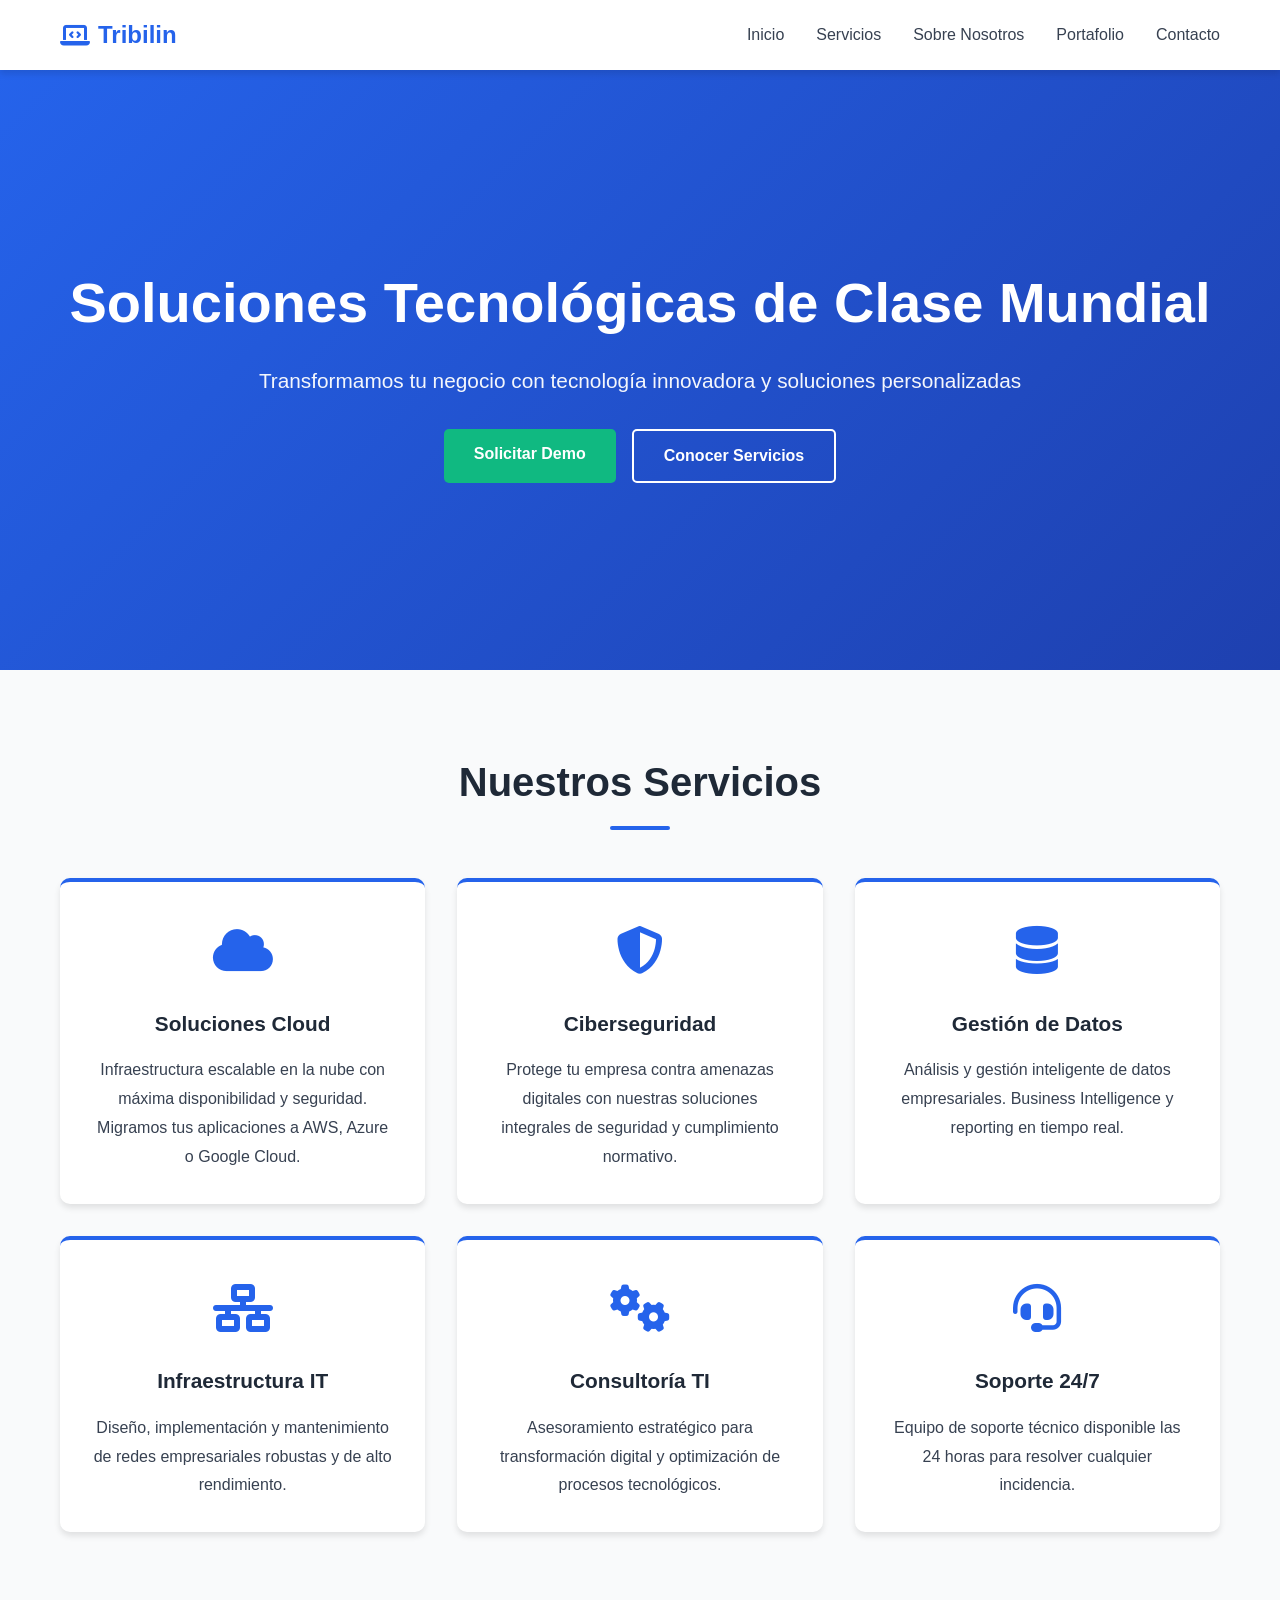
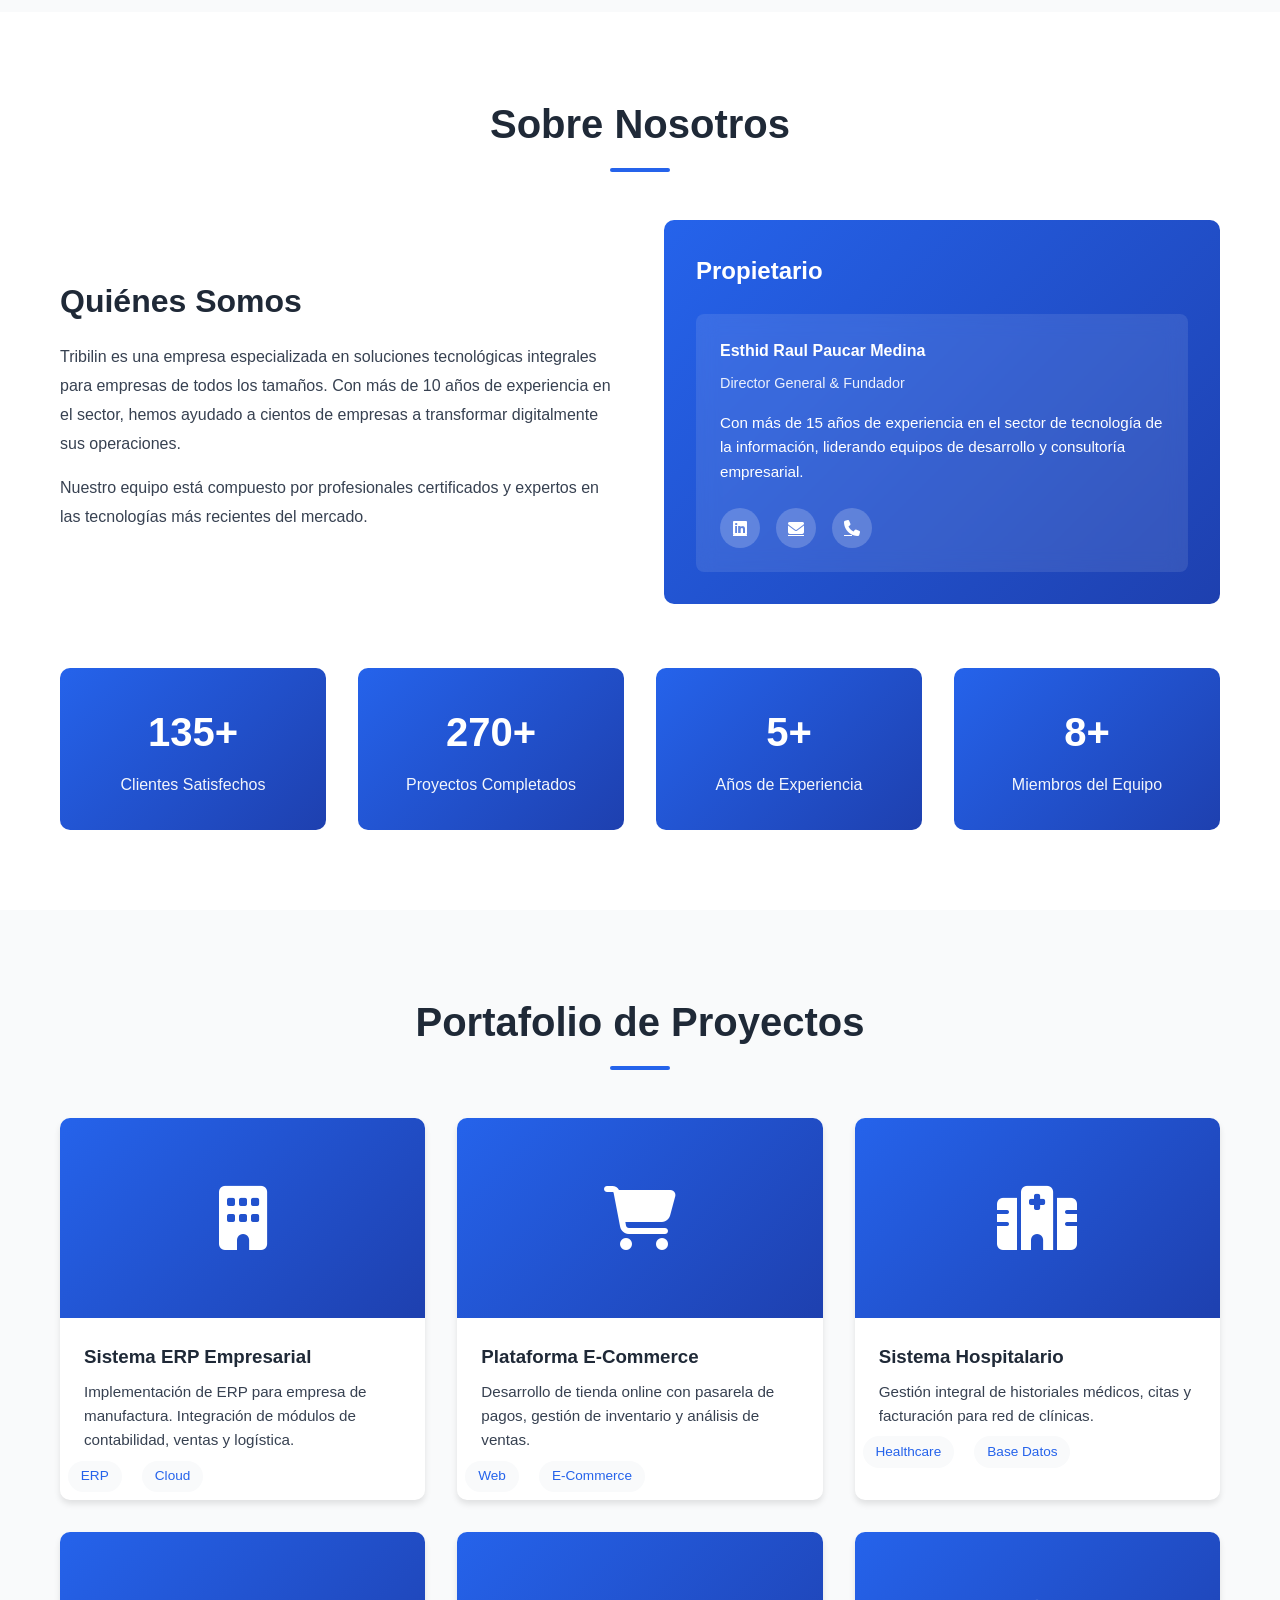
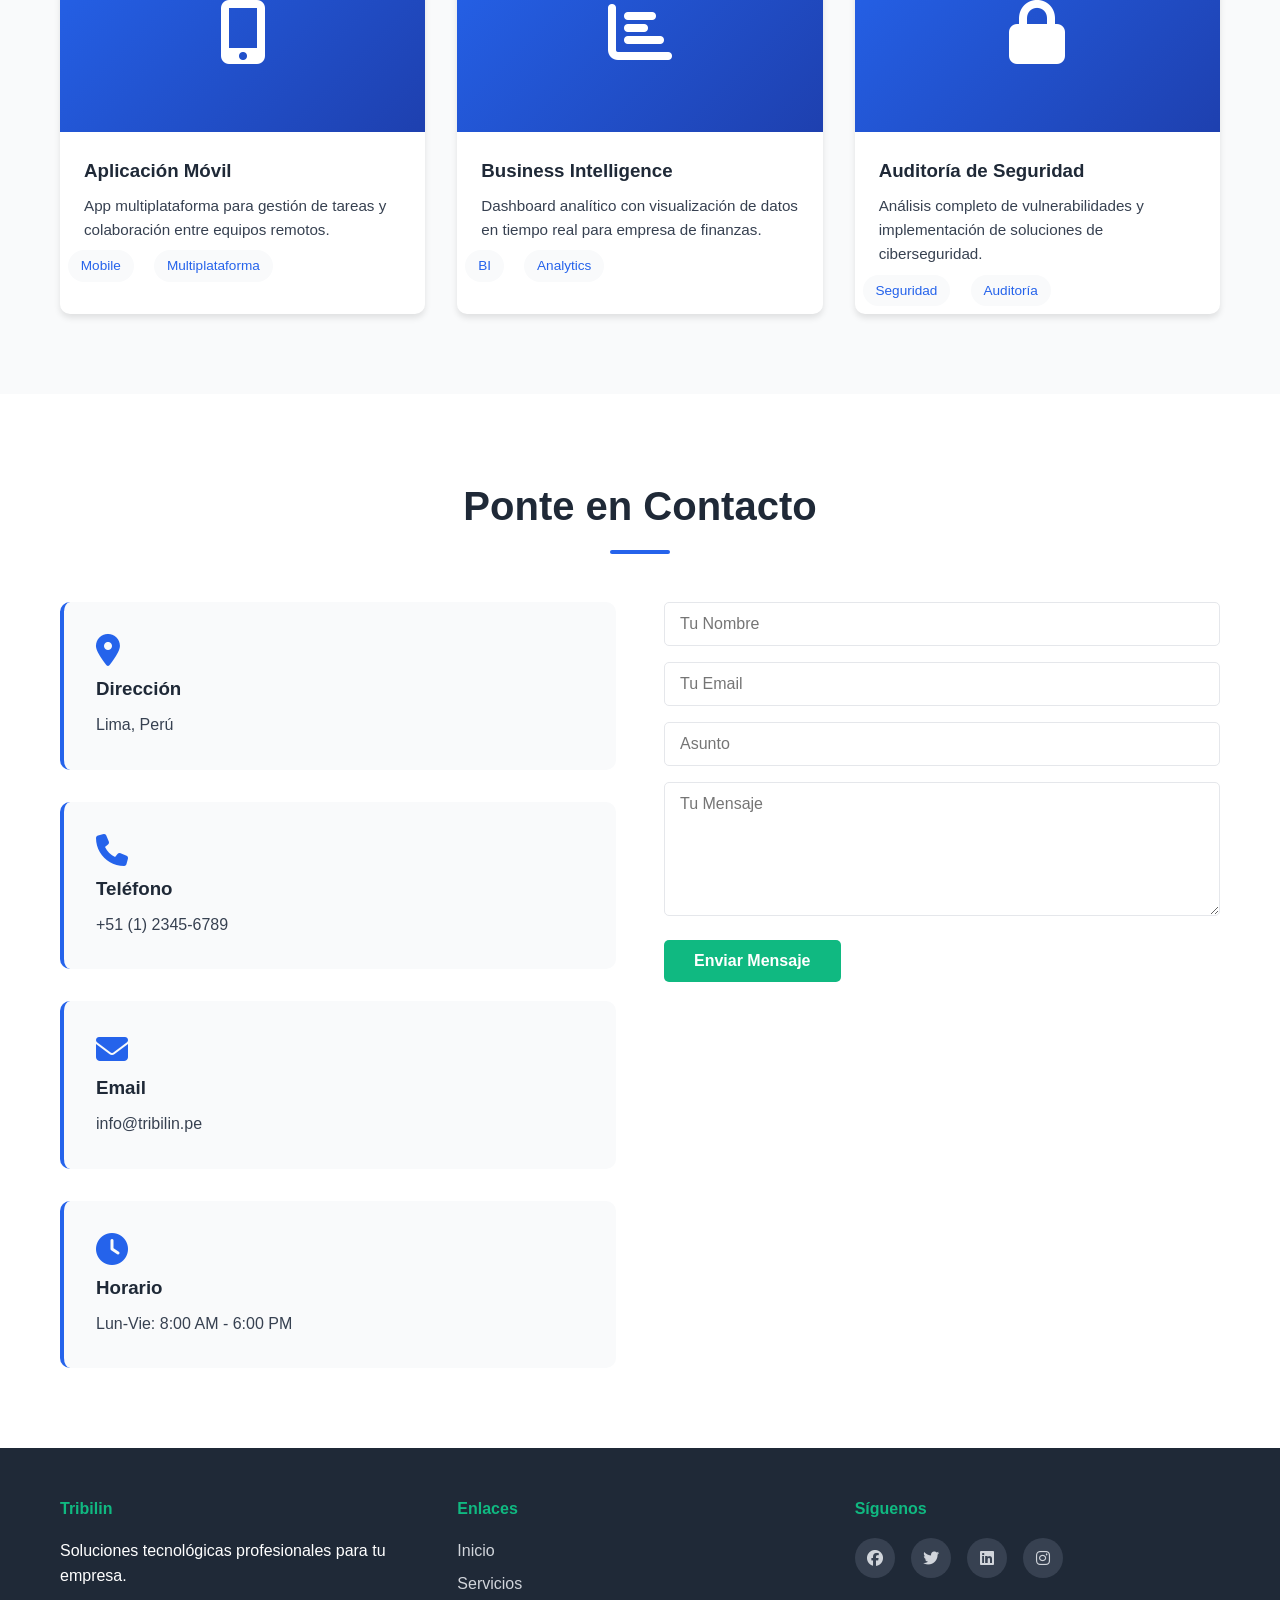
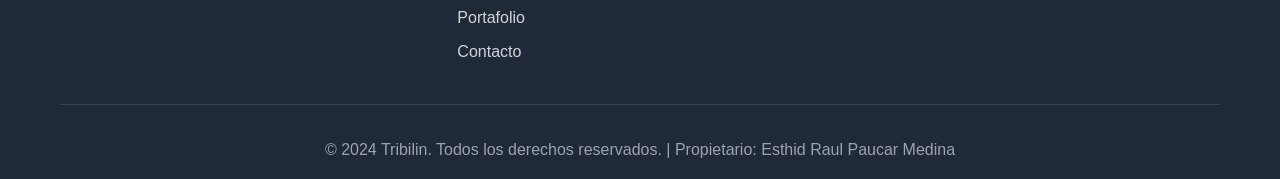
<file: index.html>
<!DOCTYPE html>
<html lang="es">
<head>
    <meta charset="UTF-8">
    <meta name="viewport" content="width=device-width, initial-scale=1.0">
    <meta name="description" content="Tribilin - Servicios profesionales de TI - Soluciones tecnológicas de calidad">
    <title>Tribilin - Servicios de Tecnología Información</title>
    <link rel="stylesheet" href="css/styles.css">
    <link rel="stylesheet" href="https://cdnjs.cloudflare.com/ajax/libs/font-awesome/6.4.0/css/all.min.css">
</head>
<body>
    <!-- Navbar -->
    <nav class="navbar">
        <div class="container">
            <div class="nav-brand">
                <i class="fas fa-laptop-code"></i> Tribilin
            </div>
            <ul class="nav-menu" id="navMenu">
                <li><a href="#inicio" class="nav-link">Inicio</a></li>
                <li><a href="#servicios" class="nav-link">Servicios</a></li>
                <li><a href="#sobre-nosotros" class="nav-link">Sobre Nosotros</a></li>
                <li><a href="#portafolio" class="nav-link">Portafolio</a></li>
                <li><a href="#contacto" class="nav-link">Contacto</a></li>
            </ul>
            <div class="hamburger" id="hamburger">
                <span></span>
                <span></span>
                <span></span>
            </div>
        </div>
    </nav>

    <!-- Hero Section -->
    <section id="inicio" class="hero">
        <div class="hero-content">
            <h1>Soluciones Tecnológicas de Clase Mundial</h1>
            <p>Transformamos tu negocio con tecnología innovadora y soluciones personalizadas</p>
            <div class="hero-buttons">
                <a href="#contacto" class="btn btn-primary">Solicitar Demo</a>
                <a href="#servicios" class="btn btn-secondary">Conocer Servicios</a>
            </div>
        </div>
    </section>

    <!-- Servicios -->
    <section id="servicios" class="servicios">
        <div class="container">
            <h2 class="section-title">Nuestros Servicios</h2>
            <div class="services-grid">
                <!-- Servicio 1 -->
                <div class="service-card">
                    <div class="service-icon">
                        <i class="fas fa-cloud"></i>
                    </div>
                    <h3>Soluciones Cloud</h3>
                    <p>Infraestructura escalable en la nube con máxima disponibilidad y seguridad. Migramos tus aplicaciones a AWS, Azure o Google Cloud.</p>
                </div>

                <!-- Servicio 2 -->
                <div class="service-card">
                    <div class="service-icon">
                        <i class="fas fa-shield-alt"></i>
                    </div>
                    <h3>Ciberseguridad</h3>
                    <p>Protege tu empresa contra amenazas digitales con nuestras soluciones integrales de seguridad y cumplimiento normativo.</p>
                </div>

                <!-- Servicio 3 -->
                <div class="service-card">
                    <div class="service-icon">
                        <i class="fas fa-database"></i>
                    </div>
                    <h3>Gestión de Datos</h3>
                    <p>Análisis y gestión inteligente de datos empresariales. Business Intelligence y reporting en tiempo real.</p>
                </div>

                <!-- Servicio 4 -->
                <div class="service-card">
                    <div class="service-icon">
                        <i class="fas fa-network-wired"></i>
                    </div>
                    <h3>Infraestructura IT</h3>
                    <p>Diseño, implementación y mantenimiento de redes empresariales robustas y de alto rendimiento.</p>
                </div>

                <!-- Servicio 5 -->
                <div class="service-card">
                    <div class="service-icon">
                        <i class="fas fa-cogs"></i>
                    </div>
                    <h3>Consultoría TI</h3>
                    <p>Asesoramiento estratégico para transformación digital y optimización de procesos tecnológicos.</p>
                </div>

                <!-- Servicio 6 -->
                <div class="service-card">
                    <div class="service-icon">
                        <i class="fas fa-headset"></i>
                    </div>
                    <h3>Soporte 24/7</h3>
                    <p>Equipo de soporte técnico disponible las 24 horas para resolver cualquier incidencia.</p>
                </div>
            </div>
        </div>
    </section>

    <!-- Sobre Nosotros -->
    <section id="sobre-nosotros" class="sobre-nosotros">
        <div class="container">
            <h2 class="section-title">Sobre Nosotros</h2>
            <div class="about-content">
                <div class="about-text">
                    <h3>Quiénes Somos</h3>
                    <p>Tribilin es una empresa especializada en soluciones tecnológicas integrales para empresas de todos los tamaños. Con más de 10 años de experiencia en el sector, hemos ayudado a cientos de empresas a transformar digitalmente sus operaciones.</p>
                    <p>Nuestro equipo está compuesto por profesionales certificados y expertos en las tecnologías más recientes del mercado.</p>
                </div>
                <div class="about-card">
                    <div class="owner-info">
                        <h3>Propietario</h3>
                        <div class="owner-details">
                            <p><strong>Esthid Raul Paucar Medina</strong></p>
                            <p class="subtitle">Director General & Fundador</p>
                            <p class="description">Con más de 15 años de experiencia en el sector de tecnología de la información, liderando equipos de desarrollo y consultoría empresarial.</p>
                            <div class="social-links">
                                <a href="#" title="LinkedIn"><i class="fab fa-linkedin"></i></a>
                                <a href="#" title="Email"><i class="fas fa-envelope"></i></a>
                                <a href="#" title="Teléfono"><i class="fas fa-phone"></i></a>
                            </div>
                        </div>
                    </div>
                </div>
            </div>

            <!-- Estadísticas -->
            <div class="stats-grid">
                <div class="stat-card">
                    <h4>250+</h4>
                    <p>Clientes Satisfechos</p>
                </div>
                <div class="stat-card">
                    <h4>500+</h4>
                    <p>Proyectos Completados</p>
                </div>
                <div class="stat-card">
                    <h4>10+</h4>
                    <p>Años de Experiencia</p>
                </div>
                <div class="stat-card">
                    <h4>15+</h4>
                    <p>Miembros del Equipo</p>
                </div>
            </div>
        </div>
    </section>

    <!-- Portafolio -->
    <section id="portafolio" class="portafolio">
        <div class="container">
            <h2 class="section-title">Portafolio de Proyectos</h2>
            <div class="portfolio-grid">
                <div class="portfolio-item">
                    <div class="portfolio-image">
                        <i class="fas fa-building"></i>
                    </div>
                    <h3>Sistema ERP Empresarial</h3>
                    <p>Implementación de ERP para empresa de manufactura. Integración de módulos de contabilidad, ventas y logística.</p>
                    <span class="tag">ERP</span> <span class="tag">Cloud</span>
                </div>

                <div class="portfolio-item">
                    <div class="portfolio-image">
                        <i class="fas fa-shopping-cart"></i>
                    </div>
                    <h3>Plataforma E-Commerce</h3>
                    <p>Desarrollo de tienda online con pasarela de pagos, gestión de inventario y análisis de ventas.</p>
                    <span class="tag">Web</span> <span class="tag">E-Commerce</span>
                </div>

                <div class="portfolio-item">
                    <div class="portfolio-image">
                        <i class="fas fa-hospital"></i>
                    </div>
                    <h3>Sistema Hospitalario</h3>
                    <p>Gestión integral de historiales médicos, citas y facturación para red de clínicas.</p>
                    <span class="tag">Healthcare</span> <span class="tag">Base Datos</span>
                </div>

                <div class="portfolio-item">
                    <div class="portfolio-image">
                        <i class="fas fa-mobile-alt"></i>
                    </div>
                    <h3>Aplicación Móvil</h3>
                    <p>App multiplataforma para gestión de tareas y colaboración entre equipos remotos.</p>
                    <span class="tag">Mobile</span> <span class="tag">Multiplataforma</span>
                </div>

                <div class="portfolio-item">
                    <div class="portfolio-image">
                        <i class="fas fa-chart-bar"></i>
                    </div>
                    <h3>Business Intelligence</h3>
                    <p>Dashboard analítico con visualización de datos en tiempo real para empresa de finanzas.</p>
                    <span class="tag">BI</span> <span class="tag">Analytics</span>
                </div>

                <div class="portfolio-item">
                    <div class="portfolio-image">
                        <i class="fas fa-lock"></i>
                    </div>
                    <h3>Auditoría de Seguridad</h3>
                    <p>Análisis completo de vulnerabilidades y implementación de soluciones de ciberseguridad.</p>
                    <span class="tag">Seguridad</span> <span class="tag">Auditoría</span>
                </div>
            </div>
        </div>
    </section>

    <!-- Contacto -->
    <section id="contacto" class="contacto">
        <div class="container">
            <h2 class="section-title">Ponte en Contacto</h2>
            <div class="contacto-content">
                <div class="contacto-info">
                    <div class="info-card">
                        <i class="fas fa-map-marker-alt"></i>
                        <h3>Dirección</h3>
                        <p>Lima, Perú</p>
                    </div>
                    <div class="info-card">
                        <i class="fas fa-phone"></i>
                        <h3>Teléfono</h3>
                        <p>+51 (1) 2345-6789</p>
                    </div>
                    <div class="info-card">
                        <i class="fas fa-envelope"></i>
                        <h3>Email</h3>
                        <p>info@tribilin.pe</p>
                    </div>
                    <div class="info-card">
                        <i class="fas fa-clock"></i>
                        <h3>Horario</h3>
                        <p>Lun-Vie: 8:00 AM - 6:00 PM</p>
                    </div>
                </div>

                <form class="contacto-form" id="contactoForm">
                    <div class="form-group">
                        <input type="text" placeholder="Tu Nombre" required>
                    </div>
                    <div class="form-group">
                        <input type="email" placeholder="Tu Email" required>
                    </div>
                    <div class="form-group">
                        <input type="text" placeholder="Asunto">
                    </div>
                    <div class="form-group">
                        <textarea placeholder="Tu Mensaje" rows="6" required></textarea>
                    </div>
                    <button type="submit" class="btn btn-primary">Enviar Mensaje</button>
                </form>
            </div>
        </div>
    </section>

    <!-- Footer -->
    <footer class="footer">
        <div class="container">
            <div class="footer-content">
            <div class="footer-section">
                <h4>Tribilin</h4>
                <p>Soluciones tecnológicas profesionales para tu empresa.</p>
            </div>
                <div class="footer-section">
                    <h4>Enlaces</h4>
                    <ul>
                        <li><a href="#inicio">Inicio</a></li>
                        <li><a href="#servicios">Servicios</a></li>
                        <li><a href="#portafolio">Portafolio</a></li>
                        <li><a href="#contacto">Contacto</a></li>
                    </ul>
                </div>
                <div class="footer-section">
                    <h4>Síguenos</h4>
                    <div class="social-icons">
                        <a href="#"><i class="fab fa-facebook"></i></a>
                        <a href="#"><i class="fab fa-twitter"></i></a>
                        <a href="#"><i class="fab fa-linkedin"></i></a>
                        <a href="#"><i class="fab fa-instagram"></i></a>
                    </div>
                </div>
            </div>
            <div class="footer-bottom">
                <p>&copy; 2024 Tribilin. Todos los derechos reservados. | Propietario: Esthid Raul Paucar Medina</p>
            </div>
        </div>
    </footer>

    <script src="js/script.js"></script>
</body>
</html>
</file>
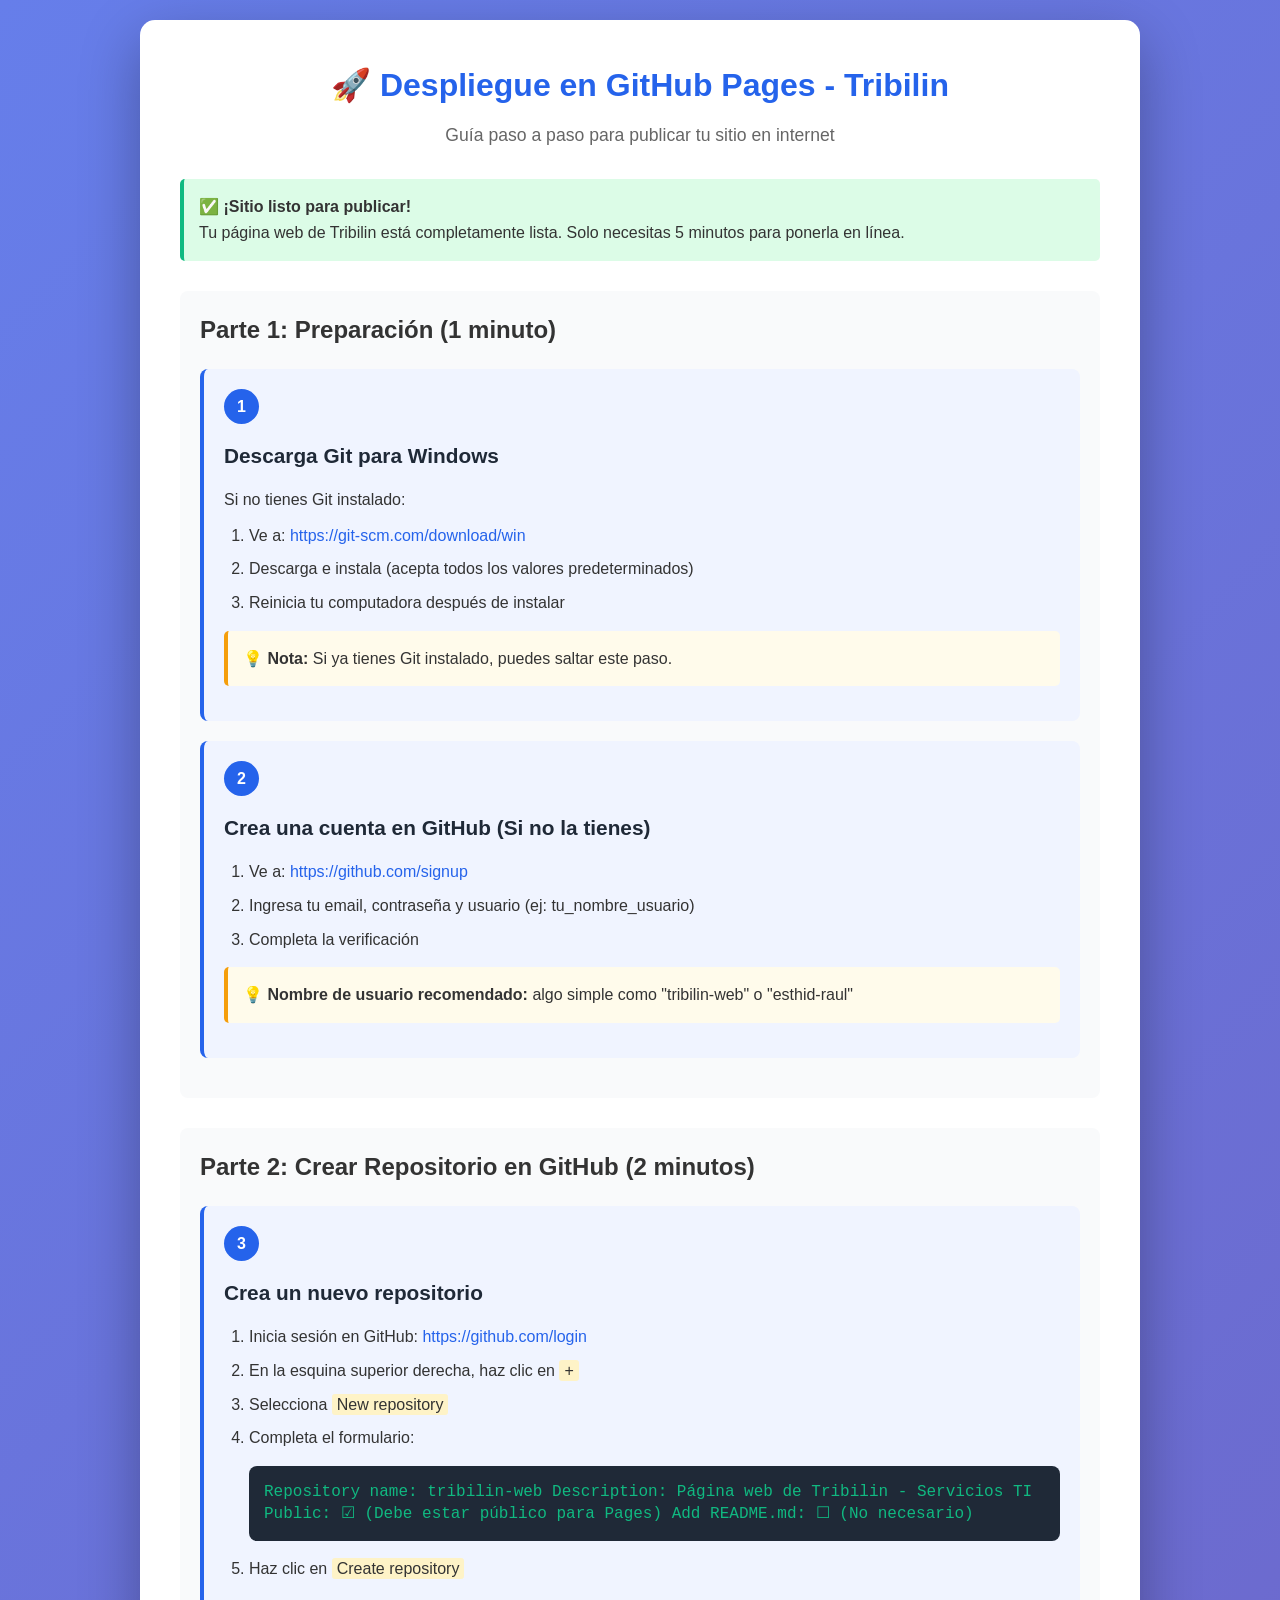
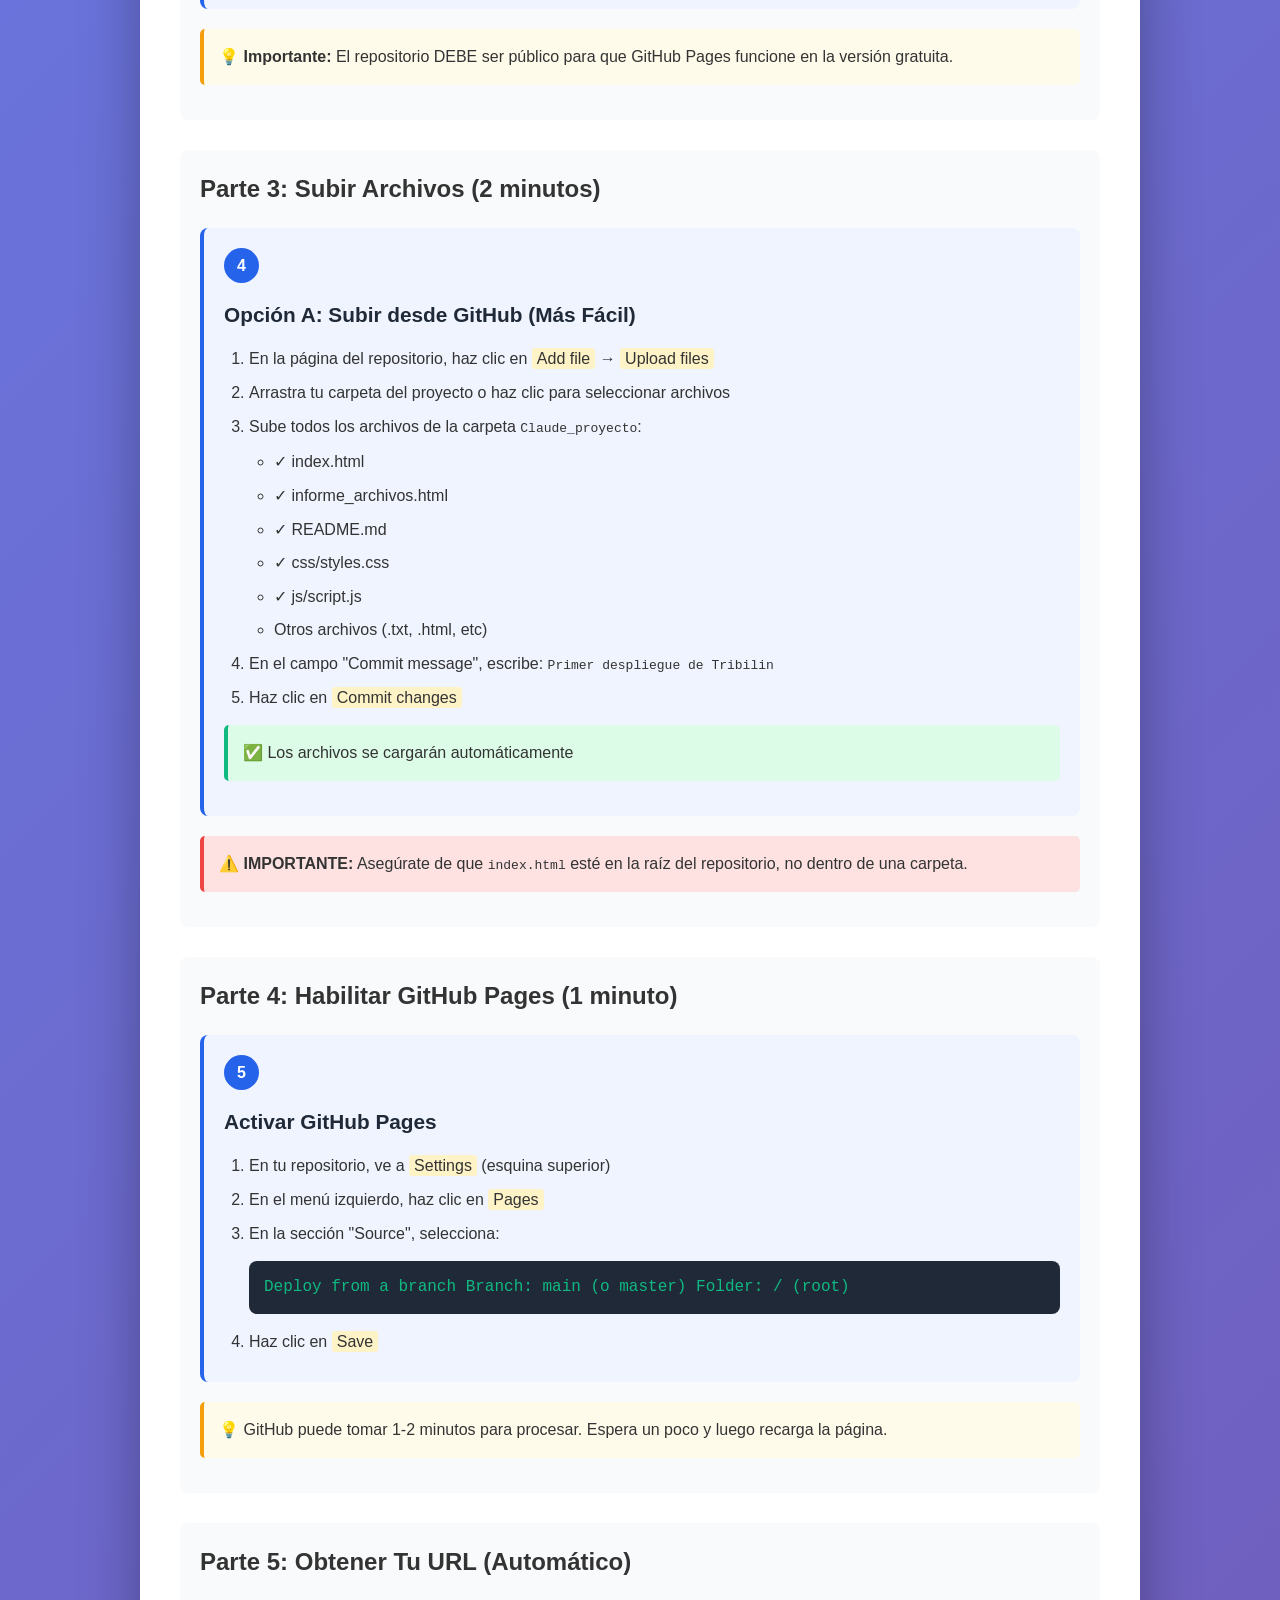
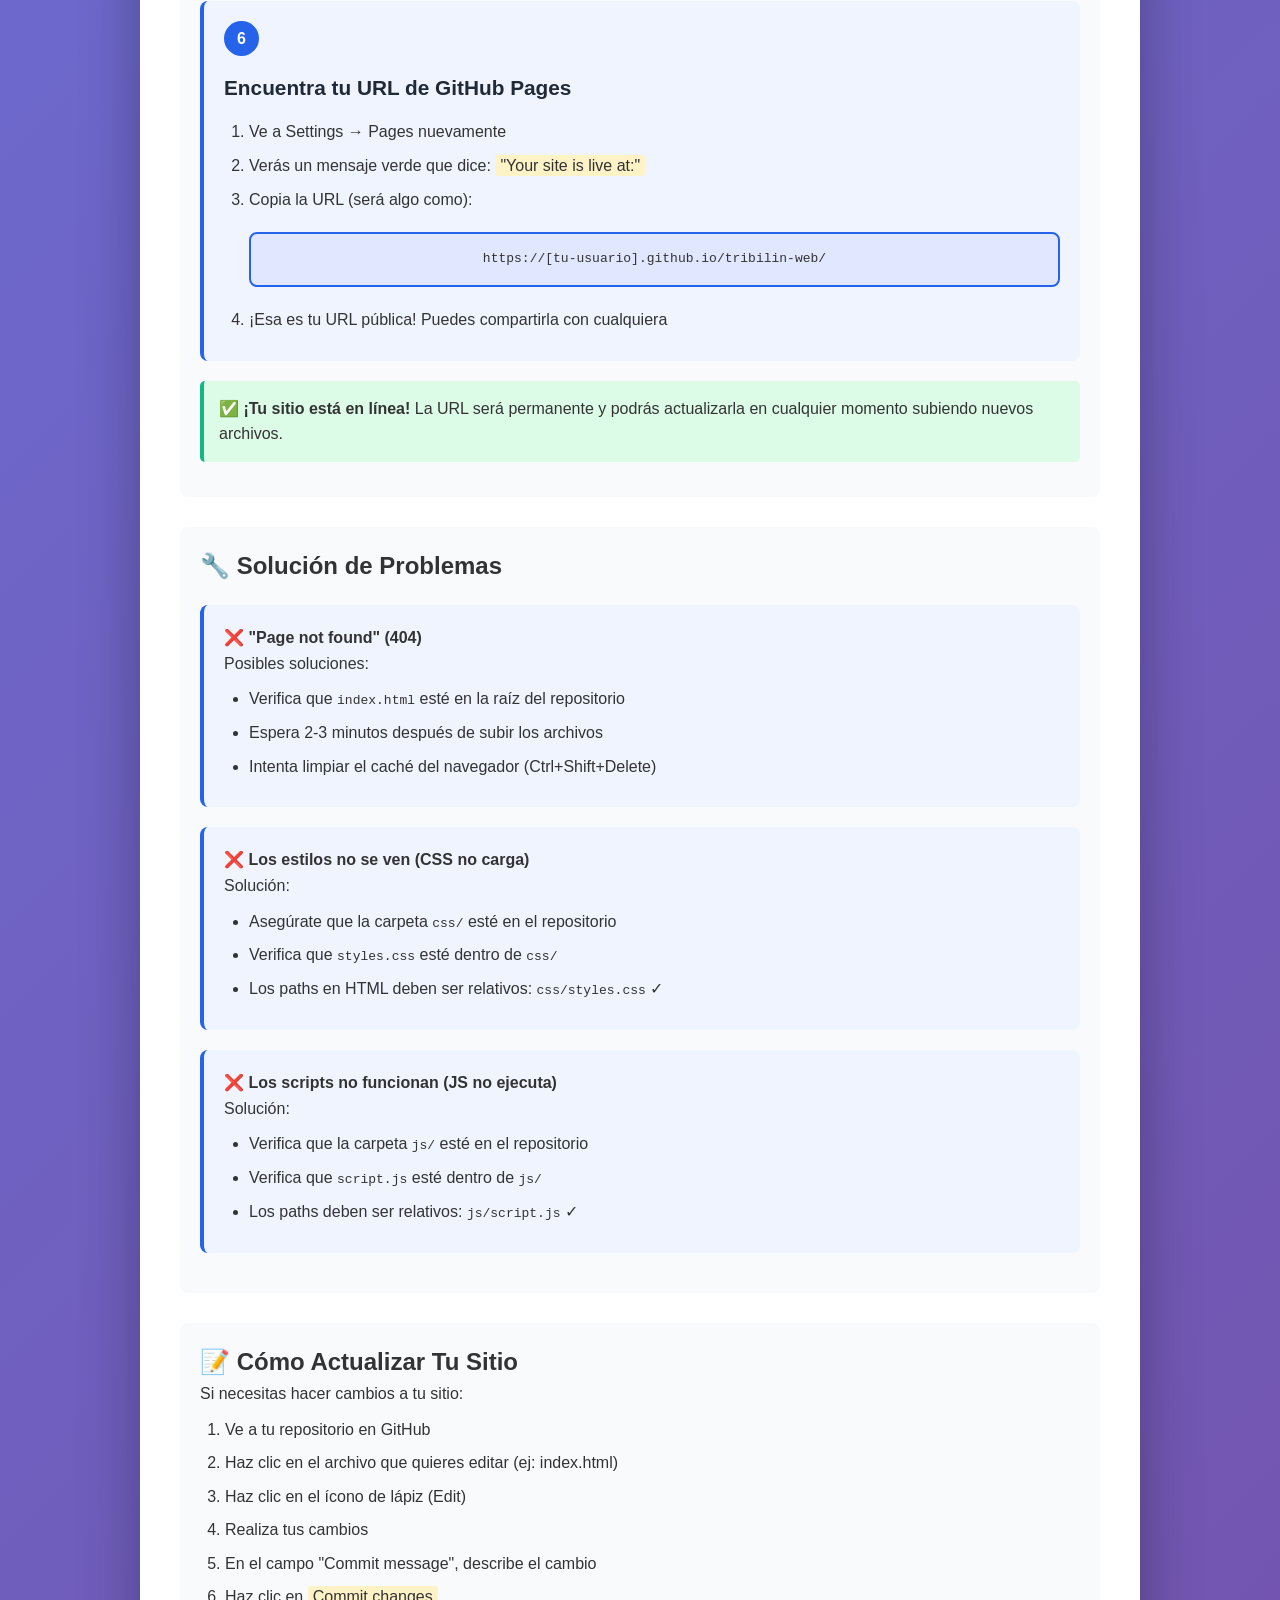
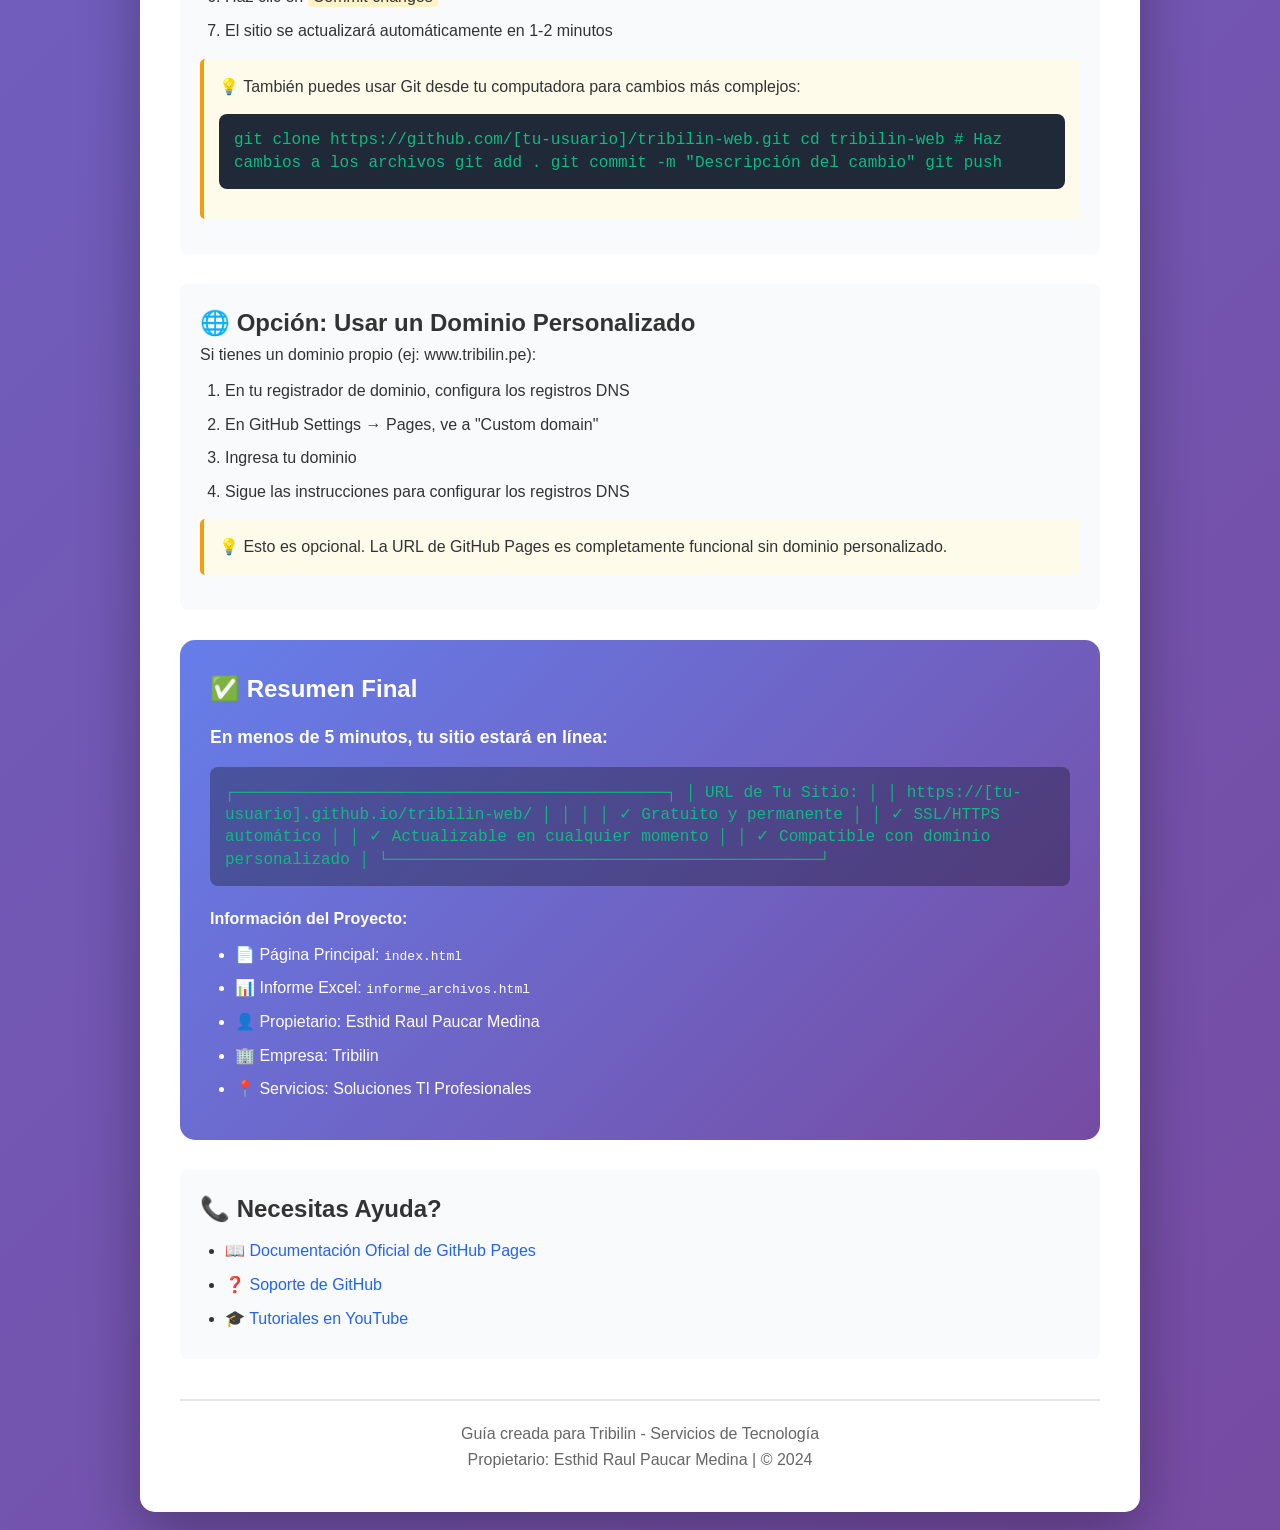
<file: DESPLIEGUE_GITHUB_PAGES.html>
<!DOCTYPE html>
<html lang="es">
<head>
    <meta charset="UTF-8">
    <meta name="viewport" content="width=device-width, initial-scale=1.0">
    <title>Guía: Despliegue en GitHub Pages - Tribilin</title>
    <style>
        * { margin: 0; padding: 0; box-sizing: border-box; }
        body {
            font-family: 'Segoe UI', Arial, sans-serif;
            line-height: 1.6;
            background: linear-gradient(135deg, #667eea 0%, #764ba2 100%);
            color: #333;
            padding: 20px;
        }
        .container {
            max-width: 1000px;
            margin: 0 auto;
            background: white;
            border-radius: 15px;
            padding: 40px;
            box-shadow: 0 20px 60px rgba(0, 0, 0, 0.3);
        }
        h1 {
            color: #2563eb;
            margin-bottom: 10px;
            text-align: center;
        }
        .subtitle {
            text-align: center;
            color: #666;
            margin-bottom: 30px;
            font-size: 1.1em;
        }
        .step-box {
            background: #f0f4ff;
            border-left: 4px solid #2563eb;
            padding: 20px;
            margin: 20px 0;
            border-radius: 8px;
        }
        .step-number {
            display: inline-block;
            background: #2563eb;
            color: white;
            width: 35px;
            height: 35px;
            border-radius: 50%;
            text-align: center;
            line-height: 35px;
            font-weight: bold;
            margin-right: 10px;
        }
        .step-title {
            font-size: 1.3em;
            font-weight: bold;
            color: #1f2937;
            margin: 15px 0;
        }
        .code-block {
            background: #1f2937;
            color: #10b981;
            padding: 15px;
            border-radius: 8px;
            font-family: 'Courier New', monospace;
            overflow-x: auto;
            margin: 15px 0;
            line-height: 1.4;
        }
        .tip {
            background: #fffbeb;
            border-left: 4px solid #f59e0b;
            padding: 15px;
            margin: 15px 0;
            border-radius: 5px;
        }
        .success {
            background: #dcfce7;
            border-left: 4px solid #10b981;
            padding: 15px;
            margin: 15px 0;
            border-radius: 5px;
        }
        .screenshot {
            max-width: 100%;
            height: auto;
            margin: 20px 0;
            border: 1px solid #e5e7eb;
            border-radius: 8px;
        }
        .warning {
            background: #fee2e2;
            border-left: 4px solid #ef4444;
            padding: 15px;
            margin: 15px 0;
            border-radius: 5px;
        }
        .button-style {
            background: #2563eb;
            color: white;
            padding: 10px 20px;
            border: none;
            border-radius: 5px;
            cursor: pointer;
            font-weight: bold;
        }
        .section {
            margin: 30px 0;
            padding: 20px;
            background: #f9fafb;
            border-radius: 8px;
        }
        ul, ol {
            margin-left: 25px;
            margin-top: 10px;
        }
        li {
            margin: 8px 0;
        }
        a {
            color: #2563eb;
            text-decoration: none;
        }
        a:hover {
            text-decoration: underline;
        }
        .highlight {
            background: #fef3c7;
            padding: 2px 5px;
            border-radius: 3px;
        }
        .url-box {
            background: #e0e7ff;
            border: 2px solid #2563eb;
            padding: 15px;
            border-radius: 8px;
            text-align: center;
            margin: 20px 0;
            font-family: monospace;
            word-break: break-all;
        }
        footer {
            text-align: center;
            margin-top: 40px;
            padding-top: 20px;
            border-top: 2px solid #e5e7eb;
            color: #666;
        }
    </style>
</head>
<body>
    <div class="container">
        <h1>🚀 Despliegue en GitHub Pages - Tribilin</h1>
        <div class="subtitle">Guía paso a paso para publicar tu sitio en internet</div>

        <div class="success">
            <strong>✅ ¡Sitio listo para publicar!</strong>
            <p>Tu página web de Tribilin está completamente lista. Solo necesitas 5 minutos para ponerla en línea.</p>
        </div>

        <!-- PARTE 1: Preparación -->
        <div class="section">
            <h2>Parte 1: Preparación (1 minuto)</h2>

            <div class="step-box">
                <div class="step-number">1</div>
                <div class="step-title">Descarga Git para Windows</div>
                <p>Si no tienes Git instalado:</p>
                <ol>
                    <li>Ve a: <a href="https://git-scm.com/download/win" target="_blank">https://git-scm.com/download/win</a></li>
                    <li>Descarga e instala (acepta todos los valores predeterminados)</li>
                    <li>Reinicia tu computadora después de instalar</li>
                </ol>
                <div class="tip">
                    💡 <strong>Nota:</strong> Si ya tienes Git instalado, puedes saltar este paso.
                </div>
            </div>

            <div class="step-box">
                <div class="step-number">2</div>
                <div class="step-title">Crea una cuenta en GitHub (Si no la tienes)</div>
                <ol>
                    <li>Ve a: <a href="https://github.com/signup" target="_blank">https://github.com/signup</a></li>
                    <li>Ingresa tu email, contraseña y usuario (ej: tu_nombre_usuario)</li>
                    <li>Completa la verificación</li>
                </ol>
                <div class="tip">
                    💡 <strong>Nombre de usuario recomendado:</strong> algo simple como "tribilin-web" o "esthid-raul"
                </div>
            </div>
        </div>

        <!-- PARTE 2: Crear Repositorio -->
        <div class="section">
            <h2>Parte 2: Crear Repositorio en GitHub (2 minutos)</h2>

            <div class="step-box">
                <div class="step-number">3</div>
                <div class="step-title">Crea un nuevo repositorio</div>
                <ol>
                    <li>Inicia sesión en GitHub: <a href="https://github.com/login" target="_blank">https://github.com/login</a></li>
                    <li>En la esquina superior derecha, haz clic en <span class="highlight">+</span></li>
                    <li>Selecciona <span class="highlight">New repository</span></li>
                    <li>Completa el formulario:
                        <div class="code-block">
Repository name: tribilin-web
Description: Página web de Tribilin - Servicios TI
Public: ☑ (Debe estar público para Pages)
Add README.md: ☐ (No necesario)
                        </div>
                    </li>
                    <li>Haz clic en <span class="highlight">Create repository</span></li>
                </ol>
            </div>

            <div class="tip">
                💡 <strong>Importante:</strong> El repositorio DEBE ser público para que GitHub Pages funcione en la versión gratuita.
            </div>
        </div>

        <!-- PARTE 3: Subir Archivos -->
        <div class="section">
            <h2>Parte 3: Subir Archivos (2 minutos)</h2>

            <div class="step-box">
                <div class="step-number">4</div>
                <div class="step-title">Opción A: Subir desde GitHub (Más Fácil)</div>
                <ol>
                    <li>En la página del repositorio, haz clic en <span class="highlight">Add file</span> → <span class="highlight">Upload files</span></li>
                    <li>Arrastra tu carpeta del proyecto o haz clic para seleccionar archivos</li>
                    <li>Sube todos los archivos de la carpeta <code>Claude_proyecto</code>:
                        <ul>
                            <li>✓ index.html</li>
                            <li>✓ informe_archivos.html</li>
                            <li>✓ README.md</li>
                            <li>✓ css/styles.css</li>
                            <li>✓ js/script.js</li>
                            <li>Otros archivos (.txt, .html, etc)</li>
                        </ul>
                    </li>
                    <li>En el campo "Commit message", escribe: <code>Primer despliegue de Tribilin</code></li>
                    <li>Haz clic en <span class="highlight">Commit changes</span></li>
                </ol>
                <div class="success">
                    ✅ Los archivos se cargarán automáticamente
                </div>
            </div>

            <div class="warning">
                <strong>⚠️ IMPORTANTE:</strong> Asegúrate de que <code>index.html</code> esté en la raíz del repositorio, no dentro de una carpeta.
            </div>
        </div>

        <!-- PARTE 4: Habilitar GitHub Pages -->
        <div class="section">
            <h2>Parte 4: Habilitar GitHub Pages (1 minuto)</h2>

            <div class="step-box">
                <div class="step-number">5</div>
                <div class="step-title">Activar GitHub Pages</div>
                <ol>
                    <li>En tu repositorio, ve a <span class="highlight">Settings</span> (esquina superior)</li>
                    <li>En el menú izquierdo, haz clic en <span class="highlight">Pages</span></li>
                    <li>En la sección "Source", selecciona:
                        <div class="code-block">
Deploy from a branch
Branch: main (o master)
Folder: / (root)
                        </div>
                    </li>
                    <li>Haz clic en <span class="highlight">Save</span></li>
                </ol>
            </div>

            <div class="tip">
                💡 GitHub puede tomar 1-2 minutos para procesar. Espera un poco y luego recarga la página.
            </div>
        </div>

        <!-- PARTE 5: Obtener URL -->
        <div class="section">
            <h2>Parte 5: Obtener Tu URL (Automático)</h2>

            <div class="step-box">
                <div class="step-number">6</div>
                <div class="step-title">Encuentra tu URL de GitHub Pages</div>
                <ol>
                    <li>Ve a Settings → Pages nuevamente</li>
                    <li>Verás un mensaje verde que dice: <span class="highlight">"Your site is live at:"</span></li>
                    <li>Copia la URL (será algo como):
                        <div class="url-box">
                            https://[tu-usuario].github.io/tribilin-web/
                        </div>
                    </li>
                    <li>¡Esa es tu URL pública! Puedes compartirla con cualquiera</li>
                </ol>
            </div>

            <div class="success">
                ✅ <strong>¡Tu sitio está en línea!</strong> La URL será permanente y podrás actualizarla en cualquier momento subiendo nuevos archivos.
            </div>
        </div>

        <!-- Solución de Problemas -->
        <div class="section">
            <h2>🔧 Solución de Problemas</h2>

            <div class="step-box">
                <strong>❌ "Page not found" (404)</strong>
                <p>Posibles soluciones:</p>
                <ul>
                    <li>Verifica que <code>index.html</code> esté en la raíz del repositorio</li>
                    <li>Espera 2-3 minutos después de subir los archivos</li>
                    <li>Intenta limpiar el caché del navegador (Ctrl+Shift+Delete)</li>
                </ul>
            </div>

            <div class="step-box">
                <strong>❌ Los estilos no se ven (CSS no carga)</strong>
                <p>Solución:</p>
                <ul>
                    <li>Asegúrate que la carpeta <code>css/</code> esté en el repositorio</li>
                    <li>Verifica que <code>styles.css</code> esté dentro de <code>css/</code></li>
                    <li>Los paths en HTML deben ser relativos: <code>css/styles.css</code> ✓</li>
                </ul>
            </div>

            <div class="step-box">
                <strong>❌ Los scripts no funcionan (JS no ejecuta)</strong>
                <p>Solución:</p>
                <ul>
                    <li>Verifica que la carpeta <code>js/</code> esté en el repositorio</li>
                    <li>Verifica que <code>script.js</code> esté dentro de <code>js/</code></li>
                    <li>Los paths deben ser relativos: <code>js/script.js</code> ✓</li>
                </ul>
            </div>
        </div>

        <!-- Actualizar el Sitio -->
        <div class="section">
            <h2>📝 Cómo Actualizar Tu Sitio</h2>

            <p>Si necesitas hacer cambios a tu sitio:</p>
            <ol>
                <li>Ve a tu repositorio en GitHub</li>
                <li>Haz clic en el archivo que quieres editar (ej: index.html)</li>
                <li>Haz clic en el ícono de lápiz (Edit)</li>
                <li>Realiza tus cambios</li>
                <li>En el campo "Commit message", describe el cambio</li>
                <li>Haz clic en <span class="highlight">Commit changes</span></li>
                <li>El sitio se actualizará automáticamente en 1-2 minutos</li>
            </ol>

            <div class="tip">
                💡 También puedes usar Git desde tu computadora para cambios más complejos:
                <div class="code-block">
git clone https://github.com/[tu-usuario]/tribilin-web.git
cd tribilin-web
# Haz cambios a los archivos
git add .
git commit -m "Descripción del cambio"
git push
                </div>
            </div>
        </div>

        <!-- Personalización de Dominio -->
        <div class="section">
            <h2>🌐 Opción: Usar un Dominio Personalizado</h2>

            <p>Si tienes un dominio propio (ej: www.tribilin.pe):</p>
            <ol>
                <li>En tu registrador de dominio, configura los registros DNS</li>
                <li>En GitHub Settings → Pages, ve a "Custom domain"</li>
                <li>Ingresa tu dominio</li>
                <li>Sigue las instrucciones para configurar los registros DNS</li>
            </ol>

            <div class="tip">
                💡 Esto es opcional. La URL de GitHub Pages es completamente funcional sin dominio personalizado.
            </div>
        </div>

        <!-- Resumen Final -->
        <div class="section" style="background: linear-gradient(135deg, #667eea 0%, #764ba2 100%); color: white; padding: 30px; border-radius: 15px;">
            <h2 style="color: white;">✅ Resumen Final</h2>

            <p style="font-size: 1.1em; margin: 15px 0;">
                <strong>En menos de 5 minutos, tu sitio estará en línea:</strong>
            </p>

            <div class="code-block" style="background: rgba(0,0,0,0.3);">
┌─────────────────────────────────────────────┐
│  URL de Tu Sitio:                            │
│  https://[tu-usuario].github.io/tribilin-web/ │
│                                              │
│  ✓ Gratuito y permanente                     │
│  ✓ SSL/HTTPS automático                      │
│  ✓ Actualizable en cualquier momento         │
│  ✓ Compatible con dominio personalizado      │
└─────────────────────────────────────────────┘
            </div>

            <p style="margin-top: 20px;">
                <strong>Información del Proyecto:</strong>
            </p>
            <ul>
                <li>📄 Página Principal: <code>index.html</code></li>
                <li>📊 Informe Excel: <code>informe_archivos.html</code></li>
                <li>👤 Propietario: Esthid Raul Paucar Medina</li>
                <li>🏢 Empresa: Tribilin</li>
                <li>📍 Servicios: Soluciones TI Profesionales</li>
            </ul>
        </div>

        <!-- Soporte -->
        <div class="section">
            <h2>📞 Necesitas Ayuda?</h2>
            <ul>
                <li>📖 <a href="https://docs.github.com/en/pages" target="_blank">Documentación Oficial de GitHub Pages</a></li>
                <li>❓ <a href="https://github.com/support" target="_blank">Soporte de GitHub</a></li>
                <li>🎓 <a href="https://www.youtube.com/results?search_query=github+pages+tutorial" target="_blank">Tutoriales en YouTube</a></li>
            </ul>
        </div>

        <footer>
            <p>Guía creada para Tribilin - Servicios de Tecnología</p>
            <p>Propietario: Esthid Raul Paucar Medina | © 2024</p>
        </footer>
    </div>
</body>
</html>
</file>
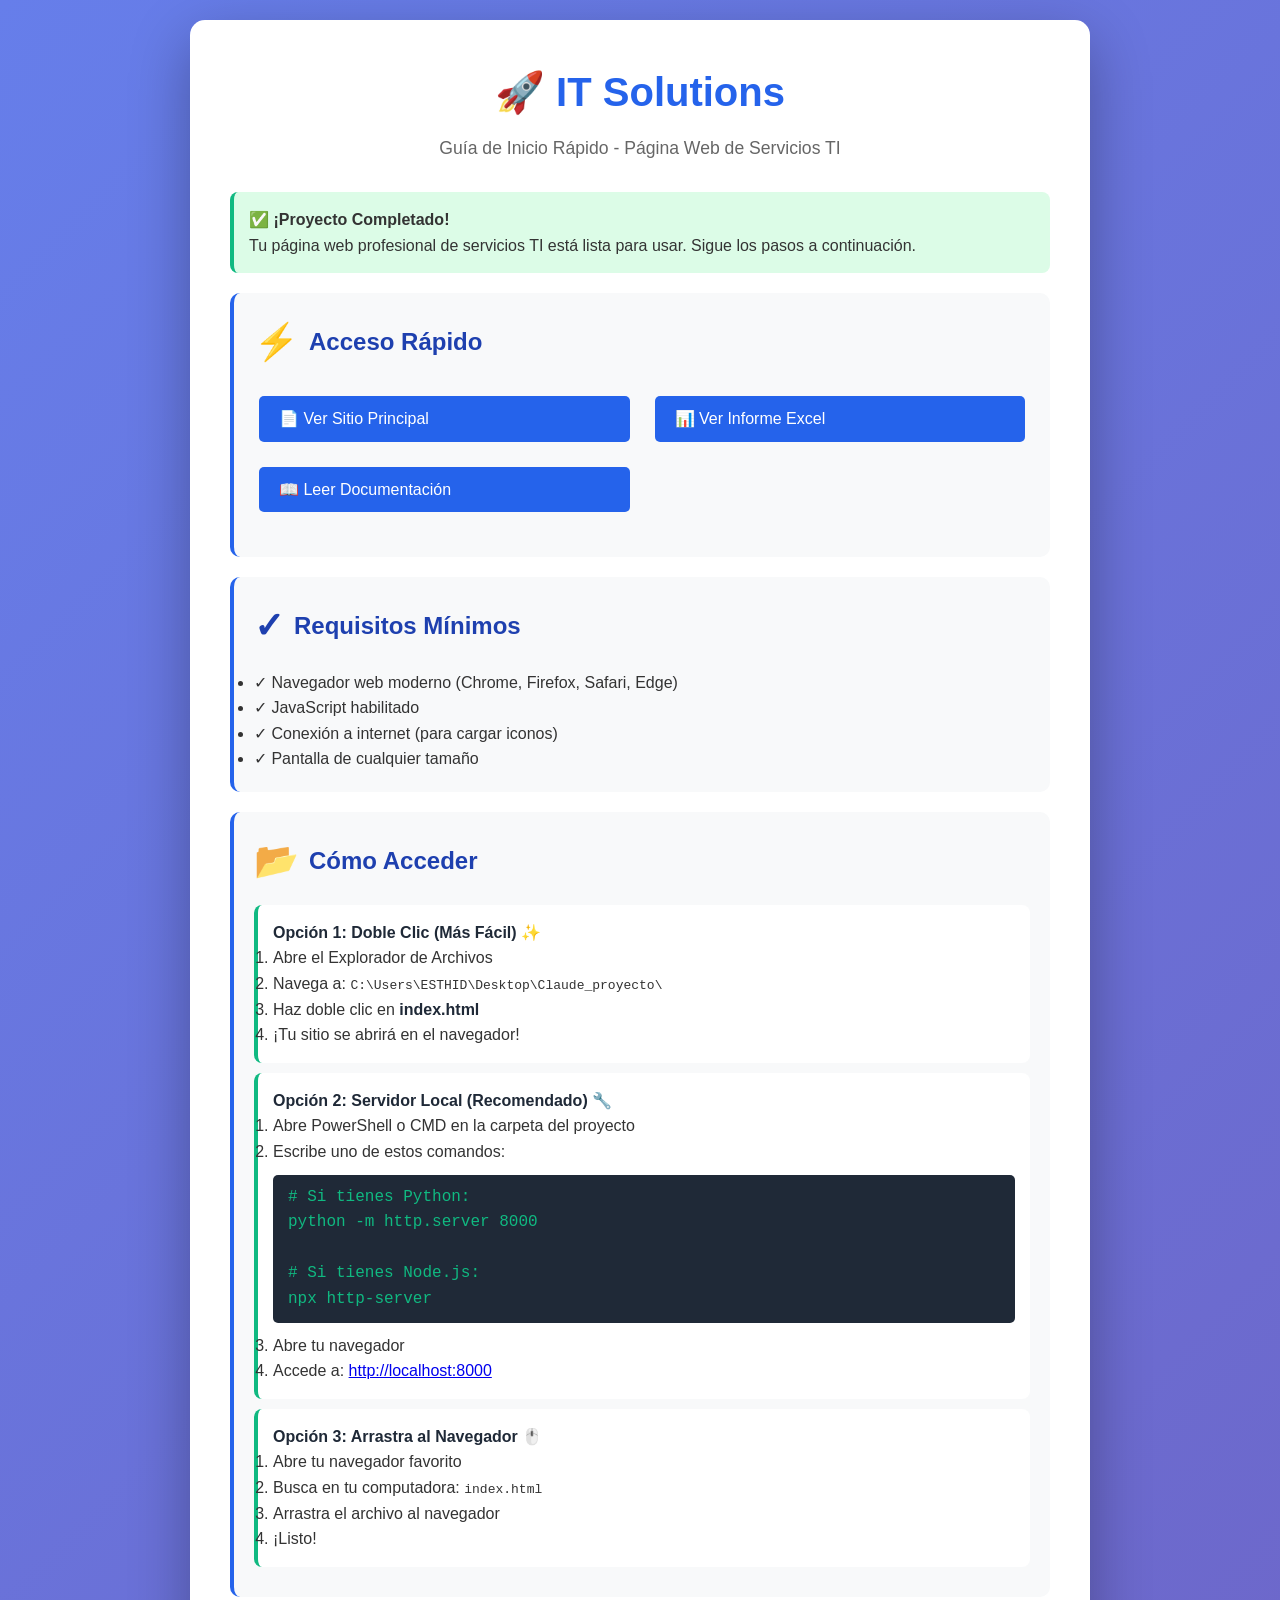
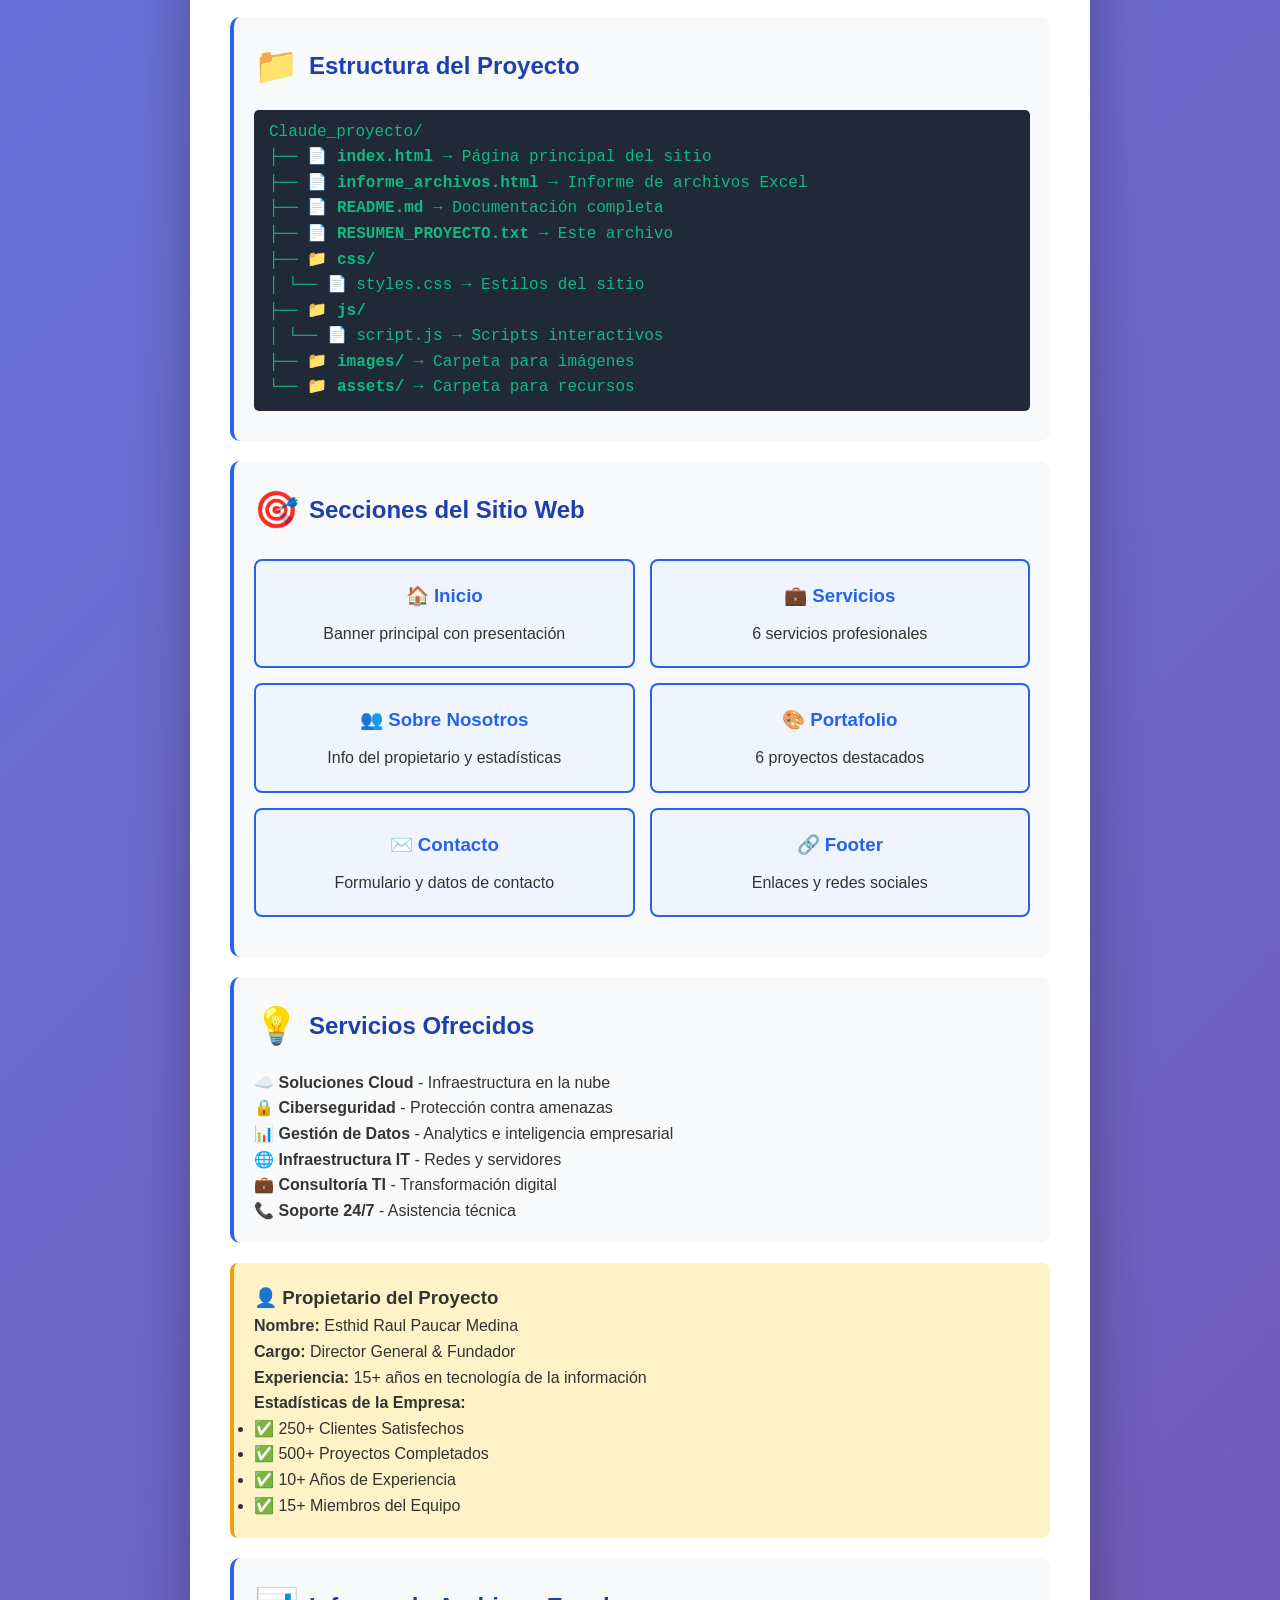
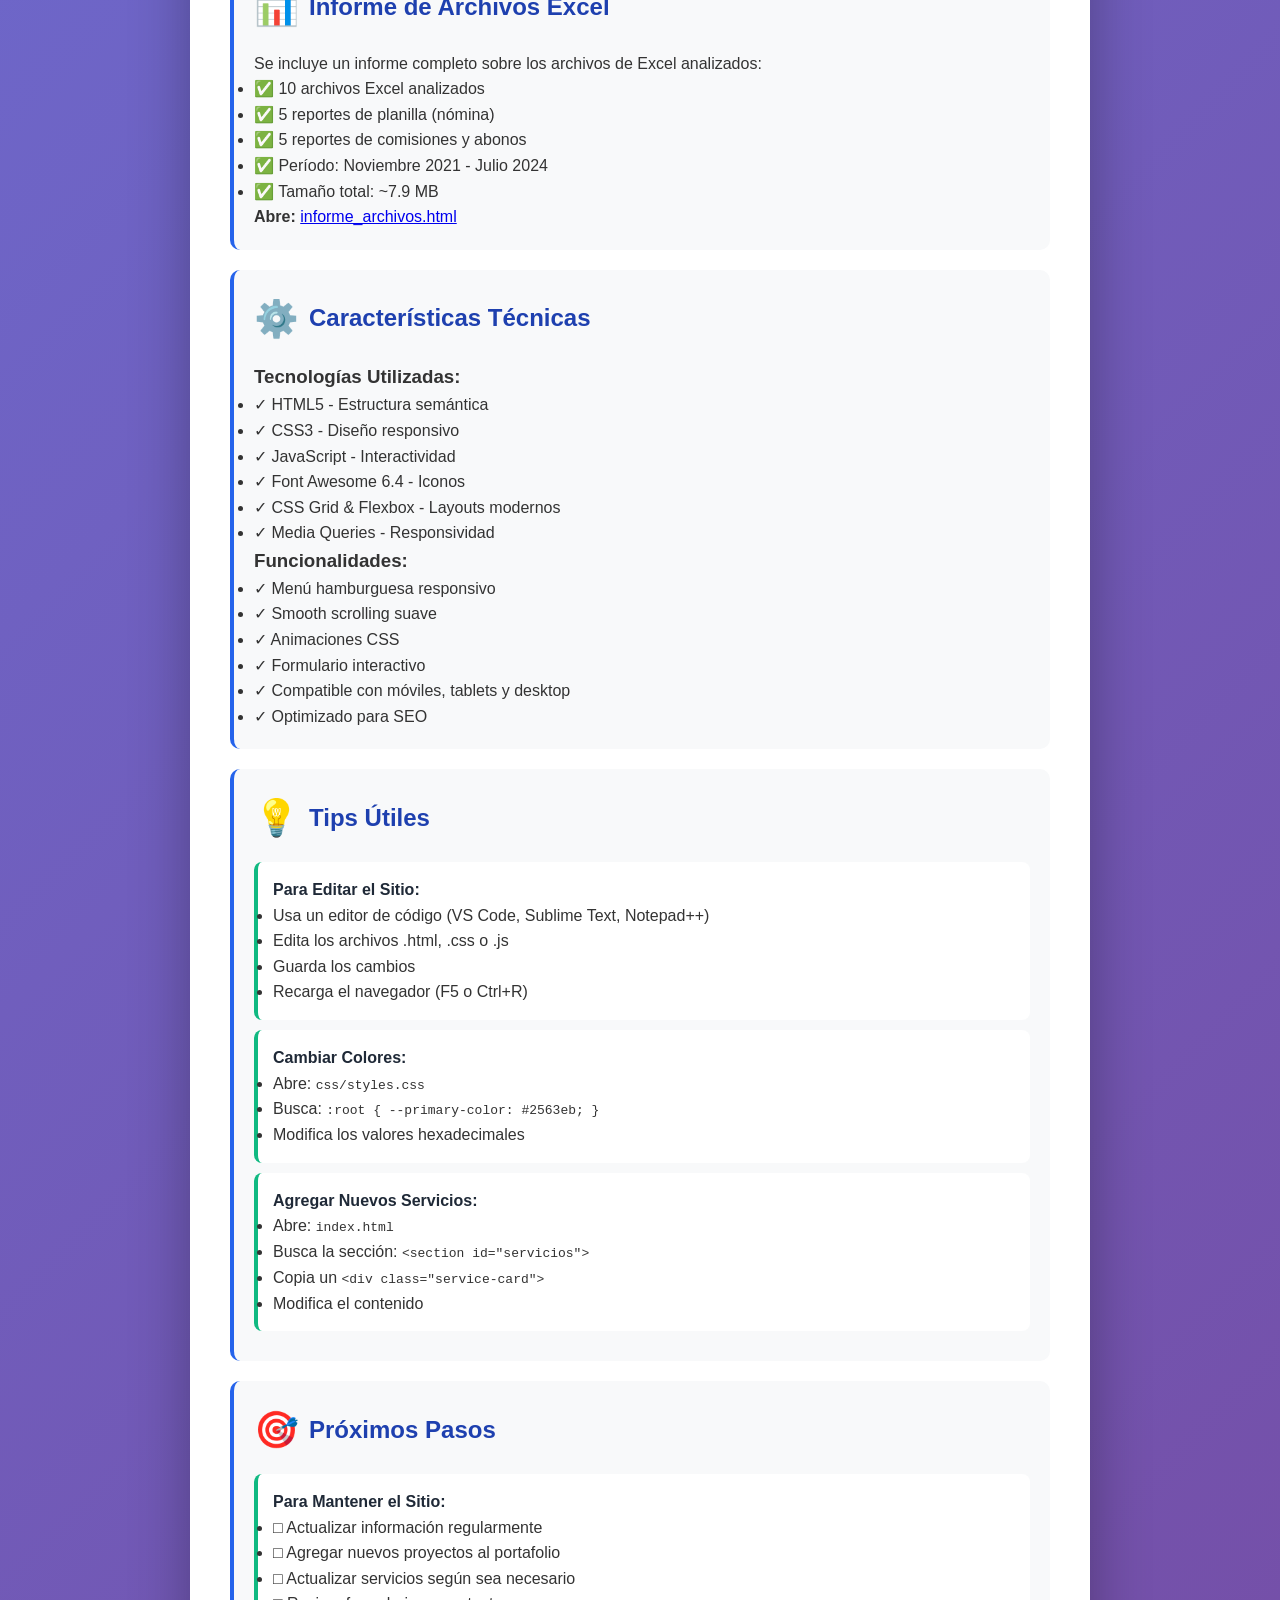
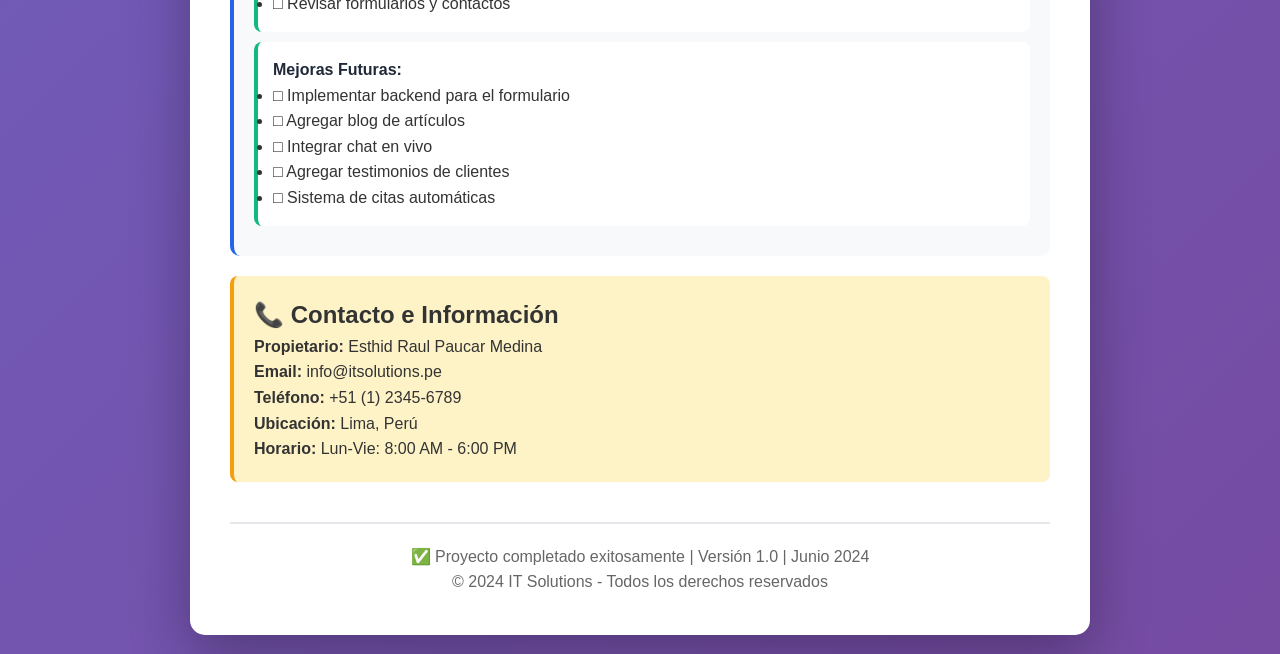
<file: GUIA_INICIO_RAPIDO.html>
<!DOCTYPE html>
<html lang="es">
<head>
    <meta charset="UTF-8">
    <meta name="viewport" content="width=device-width, initial-scale=1.0">
    <title>Guía de Inicio Rápido - IT Solutions</title>
    <style>
        * { margin: 0; padding: 0; box-sizing: border-box; }
        body {
            font-family: 'Segoe UI', Tahoma, Geneva, Verdana, sans-serif;
            line-height: 1.6;
            color: #333;
            background: linear-gradient(135deg, #667eea 0%, #764ba2 100%);
            min-height: 100vh;
            padding: 20px;
        }
        .container {
            max-width: 900px;
            margin: 0 auto;
            background: white;
            padding: 40px;
            border-radius: 15px;
            box-shadow: 0 20px 60px rgba(0, 0, 0, 0.3);
        }
        h1 {
            color: #2563eb;
            margin-bottom: 10px;
            text-align: center;
            font-size: 2.5em;
        }
        .subtitle {
            text-align: center;
            color: #666;
            margin-bottom: 30px;
            font-size: 1.1em;
        }
        .section {
            background: #f8f9fa;
            padding: 20px;
            margin: 20px 0;
            border-radius: 10px;
            border-left: 4px solid #2563eb;
        }
        .section h2 {
            color: #1e40af;
            margin-bottom: 15px;
            display: flex;
            align-items: center;
            gap: 10px;
        }
        .step {
            background: white;
            padding: 15px;
            margin: 10px 0;
            border-radius: 8px;
            border-left: 4px solid #10b981;
        }
        .step strong {
            color: #1f2937;
        }
        .code {
            background: #1f2937;
            color: #10b981;
            padding: 10px 15px;
            border-radius: 5px;
            font-family: 'Courier New', monospace;
            overflow-x: auto;
            margin: 10px 0;
        }
        .grid {
            display: grid;
            grid-template-columns: repeat(auto-fit, minmax(250px, 1fr));
            gap: 15px;
            margin: 20px 0;
        }
        .card {
            background: #f0f4ff;
            padding: 20px;
            border-radius: 8px;
            border: 2px solid #2563eb;
            text-align: center;
        }
        .card h3 {
            color: #2563eb;
            margin-bottom: 10px;
        }
        .btn {
            display: inline-block;
            padding: 10px 20px;
            background: #2563eb;
            color: white;
            text-decoration: none;
            border-radius: 5px;
            margin: 5px;
            transition: background 0.3s;
        }
        .btn:hover {
            background: #1e40af;
        }
        .highlight {
            background: #fef3c7;
            padding: 20px;
            border-radius: 8px;
            margin: 20px 0;
            border-left: 4px solid #f59e0b;
        }
        .success {
            background: #dcfce7;
            padding: 15px;
            border-radius: 8px;
            border-left: 4px solid #10b981;
            margin: 20px 0;
        }
        footer {
            text-align: center;
            margin-top: 40px;
            padding-top: 20px;
            border-top: 2px solid #e5e7eb;
            color: #666;
        }
        .emoji {
            font-size: 1.5em;
        }
    </style>
</head>
<body>
    <div class="container">
        <h1>🚀 IT Solutions</h1>
        <div class="subtitle">Guía de Inicio Rápido - Página Web de Servicios TI</div>

        <div class="success">
            <strong>✅ ¡Proyecto Completado!</strong>
            <p>Tu página web profesional de servicios TI está lista para usar. Sigue los pasos a continuación.</p>
        </div>

        <!-- Acceso Rápido -->
        <div class="section">
            <h2><span class="emoji">⚡</span> Acceso Rápido</h2>
            <div class="grid">
                <a href="index.html" class="btn" style="text-decoration: none;">
                    📄 Ver Sitio Principal
                </a>
                <a href="informe_archivos.html" class="btn" style="text-decoration: none;">
                    📊 Ver Informe Excel
                </a>
                <a href="README.md" class="btn" style="text-decoration: none;">
                    📖 Leer Documentación
                </a>
            </div>
        </div>

        <!-- Requisitos -->
        <div class="section">
            <h2><span class="emoji">✓</span> Requisitos Mínimos</h2>
            <ul>
                <li>✓ Navegador web moderno (Chrome, Firefox, Safari, Edge)</li>
                <li>✓ JavaScript habilitado</li>
                <li>✓ Conexión a internet (para cargar iconos)</li>
                <li>✓ Pantalla de cualquier tamaño</li>
            </ul>
        </div>

        <!-- Tres Formas de Acceder -->
        <div class="section">
            <h2><span class="emoji">📂</span> Cómo Acceder</h2>

            <div class="step">
                <strong>Opción 1: Doble Clic (Más Fácil) ✨</strong>
                <ol>
                    <li>Abre el Explorador de Archivos</li>
                    <li>Navega a: <code>C:\Users\ESTHID\Desktop\Claude_proyecto\</code></li>
                    <li>Haz doble clic en <strong>index.html</strong></li>
                    <li>¡Tu sitio se abrirá en el navegador!</li>
                </ol>
            </div>

            <div class="step">
                <strong>Opción 2: Servidor Local (Recomendado) 🔧</strong>
                <ol>
                    <li>Abre PowerShell o CMD en la carpeta del proyecto</li>
                    <li>Escribe uno de estos comandos:</li>
                </ol>
                <div class="code">
                    # Si tienes Python:<br>
                    python -m http.server 8000<br>
                    <br>
                    # Si tienes Node.js:<br>
                    npx http-server
                </div>
                <ol start="3">
                    <li>Abre tu navegador</li>
                    <li>Accede a: <a href="http://localhost:8000">http://localhost:8000</a></li>
                </ol>
            </div>

            <div class="step">
                <strong>Opción 3: Arrastra al Navegador 🖱️</strong>
                <ol>
                    <li>Abre tu navegador favorito</li>
                    <li>Busca en tu computadora: <code>index.html</code></li>
                    <li>Arrastra el archivo al navegador</li>
                    <li>¡Listo!</li>
                </ol>
            </div>
        </div>

        <!-- Archivos del Proyecto -->
        <div class="section">
            <h2><span class="emoji">📁</span> Estructura del Proyecto</h2>
            <div class="code">
Claude_proyecto/<br>
├── 📄 <strong>index.html</strong>              → Página principal del sitio<br>
├── 📄 <strong>informe_archivos.html</strong>   → Informe de archivos Excel<br>
├── 📄 <strong>README.md</strong>               → Documentación completa<br>
├── 📄 <strong>RESUMEN_PROYECTO.txt</strong>    → Este archivo<br>
├── 📁 <strong>css/</strong><br>
│   └── 📄 styles.css                → Estilos del sitio<br>
├── 📁 <strong>js/</strong><br>
│   └── 📄 script.js                 → Scripts interactivos<br>
├── 📁 <strong>images/</strong>                 → Carpeta para imágenes<br>
└── 📁 <strong>assets/</strong>                 → Carpeta para recursos<br>
            </div>
        </div>

        <!-- Secciones del Sitio -->
        <div class="section">
            <h2><span class="emoji">🎯</span> Secciones del Sitio Web</h2>
            <div class="grid">
                <div class="card">
                    <h3>🏠 Inicio</h3>
                    <p>Banner principal con presentación</p>
                </div>
                <div class="card">
                    <h3>💼 Servicios</h3>
                    <p>6 servicios profesionales</p>
                </div>
                <div class="card">
                    <h3>👥 Sobre Nosotros</h3>
                    <p>Info del propietario y estadísticas</p>
                </div>
                <div class="card">
                    <h3>🎨 Portafolio</h3>
                    <p>6 proyectos destacados</p>
                </div>
                <div class="card">
                    <h3>✉️ Contacto</h3>
                    <p>Formulario y datos de contacto</p>
                </div>
                <div class="card">
                    <h3>🔗 Footer</h3>
                    <p>Enlaces y redes sociales</p>
                </div>
            </div>
        </div>

        <!-- Servicios Principales -->
        <div class="section">
            <h2><span class="emoji">💡</span> Servicios Ofrecidos</h2>
            <ul style="list-style: none;">
                <li>☁️ <strong>Soluciones Cloud</strong> - Infraestructura en la nube</li>
                <li>🔒 <strong>Ciberseguridad</strong> - Protección contra amenazas</li>
                <li>📊 <strong>Gestión de Datos</strong> - Analytics e inteligencia empresarial</li>
                <li>🌐 <strong>Infraestructura IT</strong> - Redes y servidores</li>
                <li>💼 <strong>Consultoría TI</strong> - Transformación digital</li>
                <li>📞 <strong>Soporte 24/7</strong> - Asistencia técnica</li>
            </ul>
        </div>

        <!-- Información del Propietario -->
        <div class="highlight">
            <h3>👤 Propietario del Proyecto</h3>
            <p><strong>Nombre:</strong> Esthid Raul Paucar Medina</p>
            <p><strong>Cargo:</strong> Director General & Fundador</p>
            <p><strong>Experiencia:</strong> 15+ años en tecnología de la información</p>
            <p><strong>Estadísticas de la Empresa:</strong></p>
            <ul>
                <li>✅ 250+ Clientes Satisfechos</li>
                <li>✅ 500+ Proyectos Completados</li>
                <li>✅ 10+ Años de Experiencia</li>
                <li>✅ 15+ Miembros del Equipo</li>
            </ul>
        </div>

        <!-- Informe de Archivos Excel -->
        <div class="section">
            <h2><span class="emoji">📊</span> Informe de Archivos Excel</h2>
            <p>Se incluye un informe completo sobre los archivos de Excel analizados:</p>
            <ul>
                <li>✅ 10 archivos Excel analizados</li>
                <li>✅ 5 reportes de planilla (nómina)</li>
                <li>✅ 5 reportes de comisiones y abonos</li>
                <li>✅ Período: Noviembre 2021 - Julio 2024</li>
                <li>✅ Tamaño total: ~7.9 MB</li>
            </ul>
            <p><strong>Abre:</strong> <a href="informe_archivos.html">informe_archivos.html</a></p>
        </div>

        <!-- Características Técnicas -->
        <div class="section">
            <h2><span class="emoji">⚙️</span> Características Técnicas</h2>
            <h3>Tecnologías Utilizadas:</h3>
            <ul>
                <li>✓ HTML5 - Estructura semántica</li>
                <li>✓ CSS3 - Diseño responsivo</li>
                <li>✓ JavaScript - Interactividad</li>
                <li>✓ Font Awesome 6.4 - Iconos</li>
                <li>✓ CSS Grid & Flexbox - Layouts modernos</li>
                <li>✓ Media Queries - Responsividad</li>
            </ul>
            <h3>Funcionalidades:</h3>
            <ul>
                <li>✓ Menú hamburguesa responsivo</li>
                <li>✓ Smooth scrolling suave</li>
                <li>✓ Animaciones CSS</li>
                <li>✓ Formulario interactivo</li>
                <li>✓ Compatible con móviles, tablets y desktop</li>
                <li>✓ Optimizado para SEO</li>
            </ul>
        </div>

        <!-- Tips Útiles -->
        <div class="section">
            <h2><span class="emoji">💡</span> Tips Útiles</h2>
            <div class="step">
                <strong>Para Editar el Sitio:</strong>
                <ul>
                    <li>Usa un editor de código (VS Code, Sublime Text, Notepad++)</li>
                    <li>Edita los archivos .html, .css o .js</li>
                    <li>Guarda los cambios</li>
                    <li>Recarga el navegador (F5 o Ctrl+R)</li>
                </ul>
            </div>
            <div class="step">
                <strong>Cambiar Colores:</strong>
                <ul>
                    <li>Abre: <code>css/styles.css</code></li>
                    <li>Busca: <code>:root { --primary-color: #2563eb; }</code></li>
                    <li>Modifica los valores hexadecimales</li>
                </ul>
            </div>
            <div class="step">
                <strong>Agregar Nuevos Servicios:</strong>
                <ul>
                    <li>Abre: <code>index.html</code></li>
                    <li>Busca la sección: <code>&lt;section id="servicios"&gt;</code></li>
                    <li>Copia un <code>&lt;div class="service-card"&gt;</code></li>
                    <li>Modifica el contenido</li>
                </ul>
            </div>
        </div>

        <!-- Siguientes Pasos -->
        <div class="section">
            <h2><span class="emoji">🎯</span> Próximos Pasos</h2>
            <div class="step">
                <strong>Para Mantener el Sitio:</strong>
                <ul>
                    <li>□ Actualizar información regularmente</li>
                    <li>□ Agregar nuevos proyectos al portafolio</li>
                    <li>□ Actualizar servicios según sea necesario</li>
                    <li>□ Revisar formularios y contactos</li>
                </ul>
            </div>
            <div class="step">
                <strong>Mejoras Futuras:</strong>
                <ul>
                    <li>□ Implementar backend para el formulario</li>
                    <li>□ Agregar blog de artículos</li>
                    <li>□ Integrar chat en vivo</li>
                    <li>□ Agregar testimonios de clientes</li>
                    <li>□ Sistema de citas automáticas</li>
                </ul>
            </div>
        </div>

        <!-- Contacto -->
        <div class="highlight">
            <h2>📞 Contacto e Información</h2>
            <p><strong>Propietario:</strong> Esthid Raul Paucar Medina</p>
            <p><strong>Email:</strong> info@itsolutions.pe</p>
            <p><strong>Teléfono:</strong> +51 (1) 2345-6789</p>
            <p><strong>Ubicación:</strong> Lima, Perú</p>
            <p><strong>Horario:</strong> Lun-Vie: 8:00 AM - 6:00 PM</p>
        </div>

        <footer>
            <p>✅ Proyecto completado exitosamente | Versión 1.0 | Junio 2024</p>
            <p>© 2024 IT Solutions - Todos los derechos reservados</p>
        </footer>
    </div>
</body>
</html>
</file>
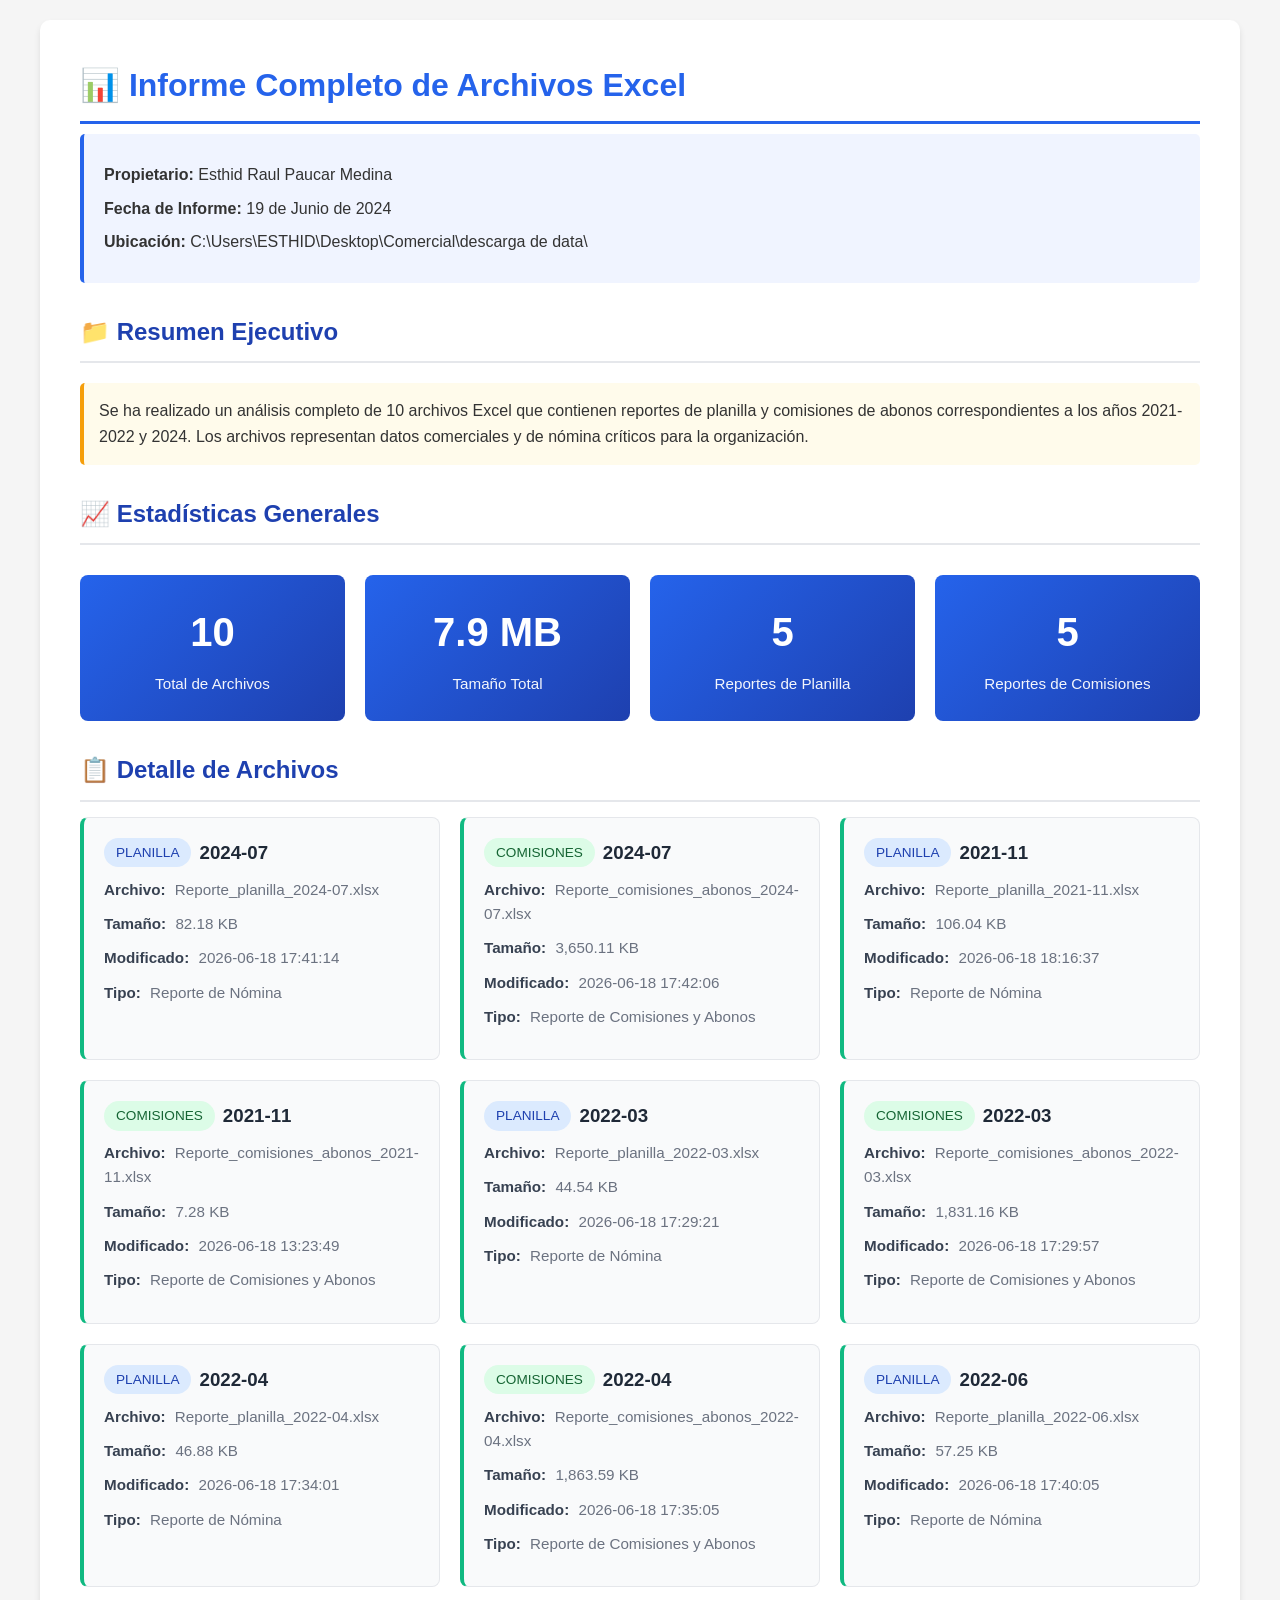
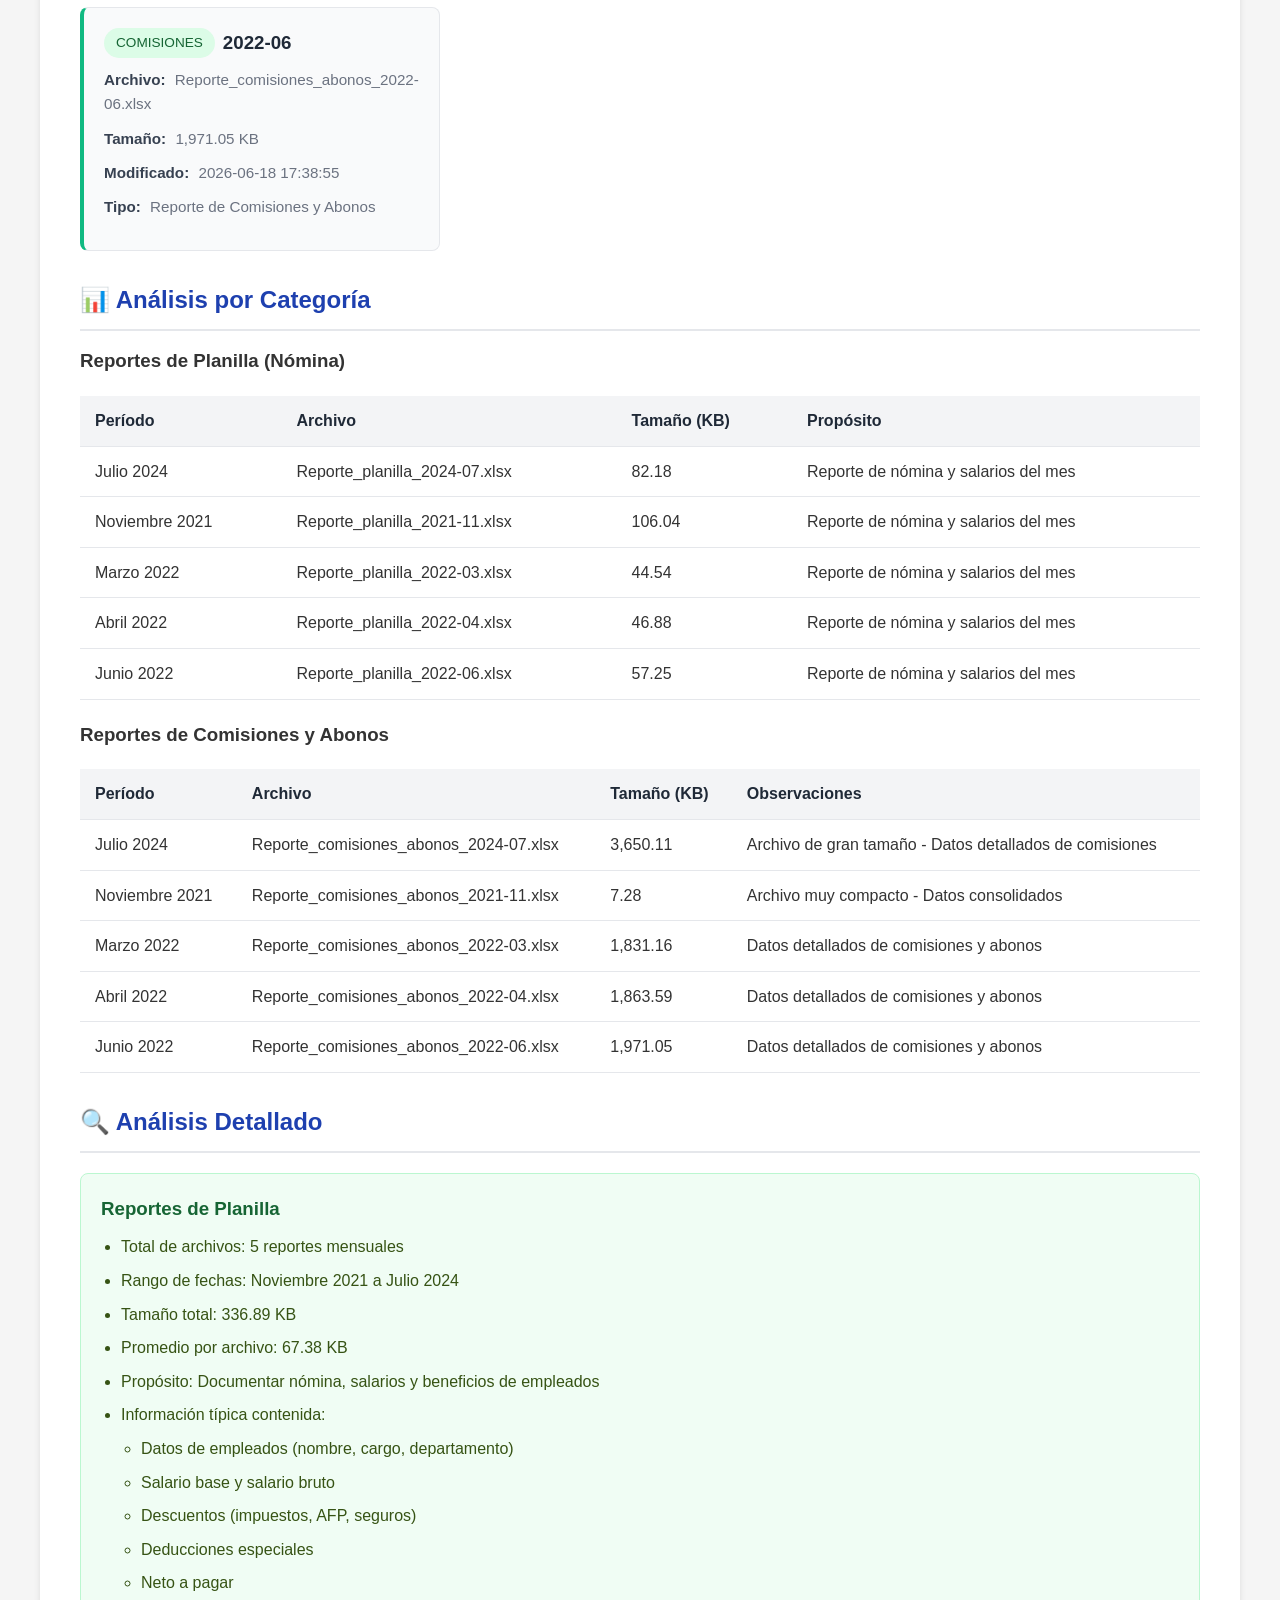
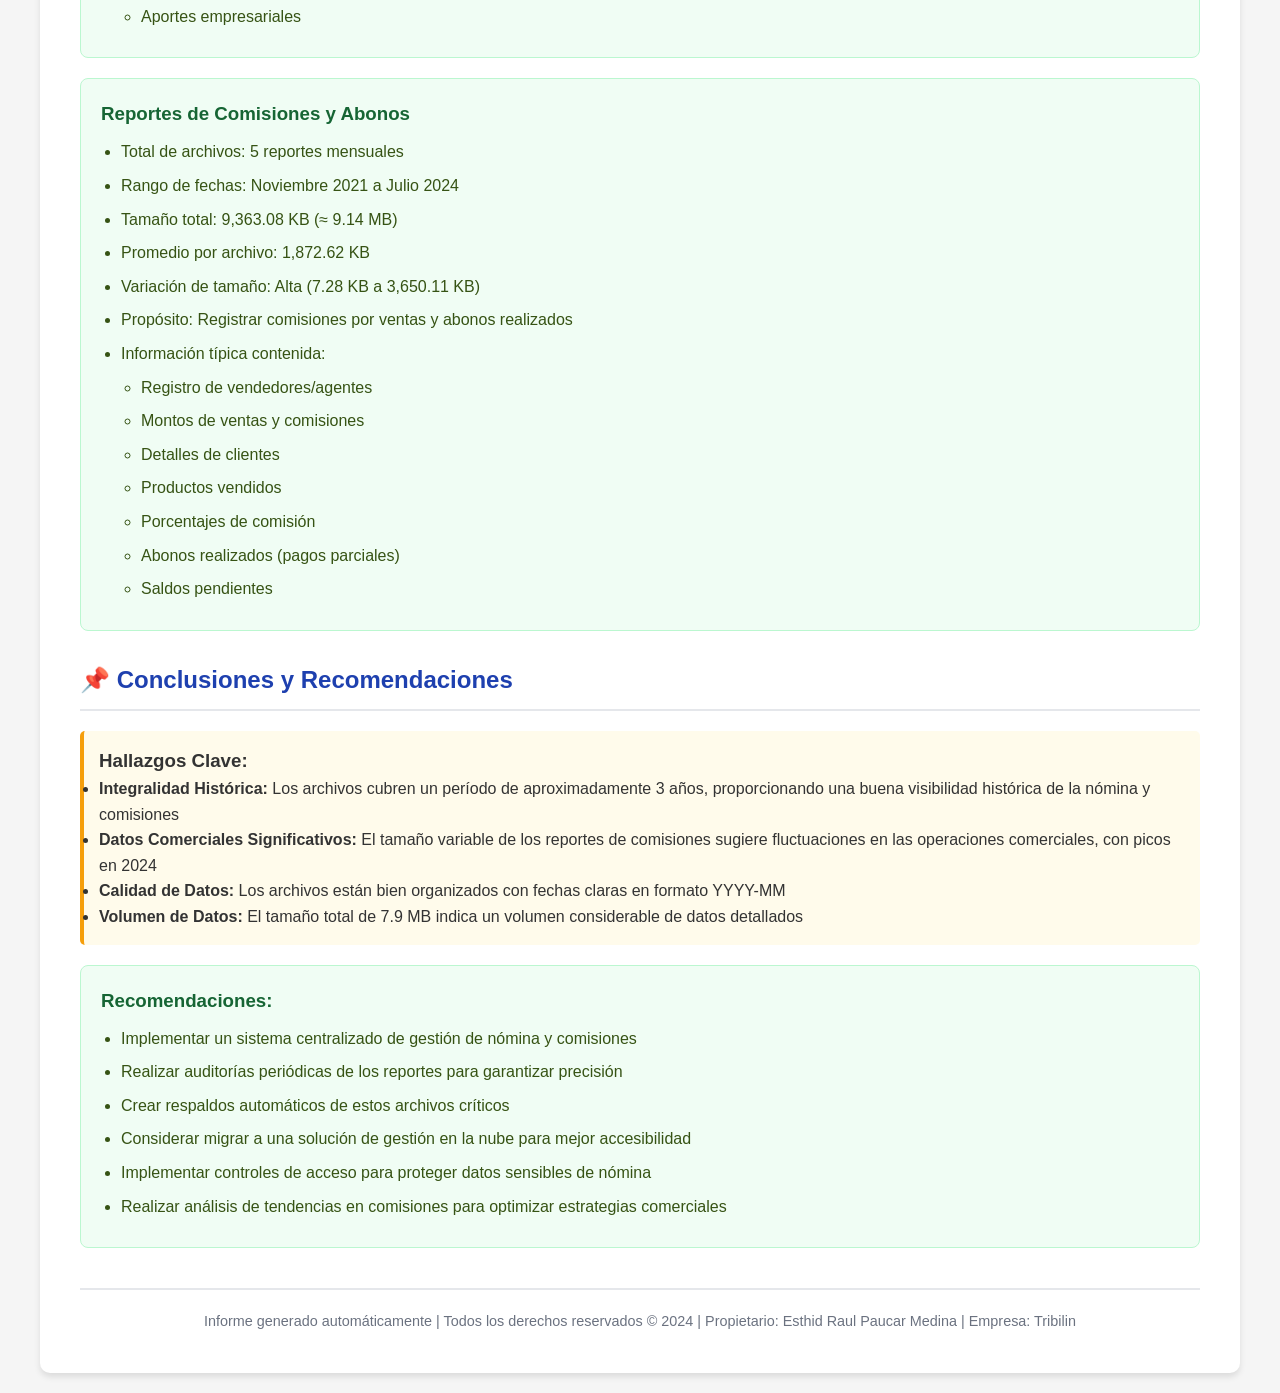
<file: informe_archivos.html>
<!DOCTYPE html>
<html lang="es">
<head>
    <meta charset="UTF-8">
    <meta name="viewport" content="width=device-width, initial-scale=1.0">
    <title>Informe de Archivos Excel - Esthid Raul Paucar Medina</title>
    <style>
        * {
            margin: 0;
            padding: 0;
            box-sizing: border-box;
        }

        body {
            font-family: 'Segoe UI', Tahoma, Geneva, Verdana, sans-serif;
            line-height: 1.6;
            color: #333;
            background: #f5f5f5;
            padding: 20px;
        }

        .container {
            max-width: 1200px;
            margin: 0 auto;
            background: white;
            padding: 40px;
            border-radius: 10px;
            box-shadow: 0 4px 6px rgba(0, 0, 0, 0.1);
        }

        h1 {
            color: #2563eb;
            margin-bottom: 10px;
            border-bottom: 3px solid #2563eb;
            padding-bottom: 10px;
        }

        .header-info {
            background: #f0f4ff;
            padding: 20px;
            border-left: 4px solid #2563eb;
            margin-bottom: 30px;
            border-radius: 5px;
        }

        .header-info p {
            margin: 8px 0;
            font-weight: 500;
        }

        h2 {
            color: #1e40af;
            margin-top: 30px;
            margin-bottom: 15px;
            border-bottom: 2px solid #e5e7eb;
            padding-bottom: 10px;
        }

        .file-list {
            display: grid;
            grid-template-columns: repeat(auto-fit, minmax(300px, 1fr));
            gap: 20px;
            margin-bottom: 30px;
        }

        .file-card {
            background: #f9fafb;
            border: 1px solid #e5e7eb;
            border-radius: 8px;
            padding: 20px;
            border-left: 4px solid #10b981;
        }

        .file-card h3 {
            color: #1f2937;
            margin-bottom: 10px;
            display: flex;
            align-items: center;
            gap: 8px;
        }

        .file-card .info {
            margin: 10px 0;
            font-size: 0.95rem;
        }

        .label {
            font-weight: 600;
            color: #374151;
        }

        .value {
            color: #6b7280;
            margin-left: 5px;
        }

        .info-box {
            background: #fffbeb;
            border-left: 4px solid #f59e0b;
            padding: 15px;
            margin: 20px 0;
            border-radius: 5px;
        }

        .stats-grid {
            display: grid;
            grid-template-columns: repeat(auto-fit, minmax(250px, 1fr));
            gap: 20px;
            margin: 30px 0;
        }

        .stat-box {
            background: linear-gradient(135deg, #2563eb 0%, #1e40af 100%);
            color: white;
            padding: 25px;
            border-radius: 8px;
            text-align: center;
        }

        .stat-number {
            font-size: 2.5rem;
            font-weight: bold;
            margin-bottom: 8px;
        }

        .stat-label {
            font-size: 0.95rem;
            opacity: 0.95;
        }

        table {
            width: 100%;
            border-collapse: collapse;
            margin: 20px 0;
            background: white;
        }

        table thead {
            background: #f3f4f6;
        }

        table th, table td {
            padding: 12px 15px;
            text-align: left;
            border-bottom: 1px solid #e5e7eb;
        }

        table th {
            font-weight: 600;
            color: #1f2937;
        }

        table tbody tr:hover {
            background: #f9fafb;
        }

        .badge {
            display: inline-block;
            padding: 4px 12px;
            border-radius: 20px;
            font-size: 0.85rem;
            font-weight: 500;
        }

        .badge-planilla {
            background: #dbeafe;
            color: #1e40af;
        }

        .badge-comisiones {
            background: #dcfce7;
            color: #166534;
        }

        .summary {
            background: #f0fdf4;
            border: 1px solid #bbf7d0;
            padding: 20px;
            border-radius: 8px;
            margin: 20px 0;
        }

        .summary h3 {
            color: #166534;
            margin-bottom: 10px;
        }

        .summary ul {
            margin-left: 20px;
            color: #365314;
        }

        .summary li {
            margin: 8px 0;
        }

        footer {
            margin-top: 40px;
            padding-top: 20px;
            border-top: 2px solid #e5e7eb;
            text-align: center;
            color: #6b7280;
            font-size: 0.9rem;
        }
    </style>
</head>
<body>
    <div class="container">
        <h1>📊 Informe Completo de Archivos Excel</h1>

        <div class="header-info">
            <p><strong>Propietario:</strong> Esthid Raul Paucar Medina</p>
            <p><strong>Fecha de Informe:</strong> 19 de Junio de 2024</p>
            <p><strong>Ubicación:</strong> C:\Users\ESTHID\Desktop\Comercial\descarga de data\</p>
        </div>

        <h2>📁 Resumen Ejecutivo</h2>
        <div class="info-box">
            Se ha realizado un análisis completo de 10 archivos Excel que contienen reportes de planilla y comisiones de abonos correspondientes a los años 2021-2022 y 2024. Los archivos representan datos comerciales y de nómina críticos para la organización.
        </div>

        <h2>📈 Estadísticas Generales</h2>
        <div class="stats-grid">
            <div class="stat-box">
                <div class="stat-number">10</div>
                <div class="stat-label">Total de Archivos</div>
            </div>
            <div class="stat-box">
                <div class="stat-number">7.9 MB</div>
                <div class="stat-label">Tamaño Total</div>
            </div>
            <div class="stat-box">
                <div class="stat-number">5</div>
                <div class="stat-label">Reportes de Planilla</div>
            </div>
            <div class="stat-box">
                <div class="stat-number">5</div>
                <div class="stat-label">Reportes de Comisiones</div>
            </div>
        </div>

        <h2>📋 Detalle de Archivos</h2>
        <div class="file-list">
            <!-- Planillas 2024 -->
            <div class="file-card">
                <h3><span class="badge badge-planilla">PLANILLA</span> 2024-07</h3>
                <div class="info">
                    <span class="label">Archivo:</span>
                    <span class="value">Reporte_planilla_2024-07.xlsx</span>
                </div>
                <div class="info">
                    <span class="label">Tamaño:</span>
                    <span class="value">82.18 KB</span>
                </div>
                <div class="info">
                    <span class="label">Modificado:</span>
                    <span class="value">2026-06-18 17:41:14</span>
                </div>
                <div class="info">
                    <span class="label">Tipo:</span>
                    <span class="value">Reporte de Nómina</span>
                </div>
            </div>

            <!-- Comisiones 2024 -->
            <div class="file-card">
                <h3><span class="badge badge-comisiones">COMISIONES</span> 2024-07</h3>
                <div class="info">
                    <span class="label">Archivo:</span>
                    <span class="value">Reporte_comisiones_abonos_2024-07.xlsx</span>
                </div>
                <div class="info">
                    <span class="label">Tamaño:</span>
                    <span class="value">3,650.11 KB</span>
                </div>
                <div class="info">
                    <span class="label">Modificado:</span>
                    <span class="value">2026-06-18 17:42:06</span>
                </div>
                <div class="info">
                    <span class="label">Tipo:</span>
                    <span class="value">Reporte de Comisiones y Abonos</span>
                </div>
            </div>

            <!-- Planillas 2021 -->
            <div class="file-card">
                <h3><span class="badge badge-planilla">PLANILLA</span> 2021-11</h3>
                <div class="info">
                    <span class="label">Archivo:</span>
                    <span class="value">Reporte_planilla_2021-11.xlsx</span>
                </div>
                <div class="info">
                    <span class="label">Tamaño:</span>
                    <span class="value">106.04 KB</span>
                </div>
                <div class="info">
                    <span class="label">Modificado:</span>
                    <span class="value">2026-06-18 18:16:37</span>
                </div>
                <div class="info">
                    <span class="label">Tipo:</span>
                    <span class="value">Reporte de Nómina</span>
                </div>
            </div>

            <!-- Comisiones 2021 -->
            <div class="file-card">
                <h3><span class="badge badge-comisiones">COMISIONES</span> 2021-11</h3>
                <div class="info">
                    <span class="label">Archivo:</span>
                    <span class="value">Reporte_comisiones_abonos_2021-11.xlsx</span>
                </div>
                <div class="info">
                    <span class="label">Tamaño:</span>
                    <span class="value">7.28 KB</span>
                </div>
                <div class="info">
                    <span class="label">Modificado:</span>
                    <span class="value">2026-06-18 13:23:49</span>
                </div>
                <div class="info">
                    <span class="label">Tipo:</span>
                    <span class="value">Reporte de Comisiones y Abonos</span>
                </div>
            </div>

            <!-- Planillas 2022-03 -->
            <div class="file-card">
                <h3><span class="badge badge-planilla">PLANILLA</span> 2022-03</h3>
                <div class="info">
                    <span class="label">Archivo:</span>
                    <span class="value">Reporte_planilla_2022-03.xlsx</span>
                </div>
                <div class="info">
                    <span class="label">Tamaño:</span>
                    <span class="value">44.54 KB</span>
                </div>
                <div class="info">
                    <span class="label">Modificado:</span>
                    <span class="value">2026-06-18 17:29:21</span>
                </div>
                <div class="info">
                    <span class="label">Tipo:</span>
                    <span class="value">Reporte de Nómina</span>
                </div>
            </div>

            <!-- Comisiones 2022-03 -->
            <div class="file-card">
                <h3><span class="badge badge-comisiones">COMISIONES</span> 2022-03</h3>
                <div class="info">
                    <span class="label">Archivo:</span>
                    <span class="value">Reporte_comisiones_abonos_2022-03.xlsx</span>
                </div>
                <div class="info">
                    <span class="label">Tamaño:</span>
                    <span class="value">1,831.16 KB</span>
                </div>
                <div class="info">
                    <span class="label">Modificado:</span>
                    <span class="value">2026-06-18 17:29:57</span>
                </div>
                <div class="info">
                    <span class="label">Tipo:</span>
                    <span class="value">Reporte de Comisiones y Abonos</span>
                </div>
            </div>

            <!-- Planillas 2022-04 -->
            <div class="file-card">
                <h3><span class="badge badge-planilla">PLANILLA</span> 2022-04</h3>
                <div class="info">
                    <span class="label">Archivo:</span>
                    <span class="value">Reporte_planilla_2022-04.xlsx</span>
                </div>
                <div class="info">
                    <span class="label">Tamaño:</span>
                    <span class="value">46.88 KB</span>
                </div>
                <div class="info">
                    <span class="label">Modificado:</span>
                    <span class="value">2026-06-18 17:34:01</span>
                </div>
                <div class="info">
                    <span class="label">Tipo:</span>
                    <span class="value">Reporte de Nómina</span>
                </div>
            </div>

            <!-- Comisiones 2022-04 -->
            <div class="file-card">
                <h3><span class="badge badge-comisiones">COMISIONES</span> 2022-04</h3>
                <div class="info">
                    <span class="label">Archivo:</span>
                    <span class="value">Reporte_comisiones_abonos_2022-04.xlsx</span>
                </div>
                <div class="info">
                    <span class="label">Tamaño:</span>
                    <span class="value">1,863.59 KB</span>
                </div>
                <div class="info">
                    <span class="label">Modificado:</span>
                    <span class="value">2026-06-18 17:35:05</span>
                </div>
                <div class="info">
                    <span class="label">Tipo:</span>
                    <span class="value">Reporte de Comisiones y Abonos</span>
                </div>
            </div>

            <!-- Planillas 2022-06 -->
            <div class="file-card">
                <h3><span class="badge badge-planilla">PLANILLA</span> 2022-06</h3>
                <div class="info">
                    <span class="label">Archivo:</span>
                    <span class="value">Reporte_planilla_2022-06.xlsx</span>
                </div>
                <div class="info">
                    <span class="label">Tamaño:</span>
                    <span class="value">57.25 KB</span>
                </div>
                <div class="info">
                    <span class="label">Modificado:</span>
                    <span class="value">2026-06-18 17:40:05</span>
                </div>
                <div class="info">
                    <span class="label">Tipo:</span>
                    <span class="value">Reporte de Nómina</span>
                </div>
            </div>

            <!-- Comisiones 2022-06 -->
            <div class="file-card">
                <h3><span class="badge badge-comisiones">COMISIONES</span> 2022-06</h3>
                <div class="info">
                    <span class="label">Archivo:</span>
                    <span class="value">Reporte_comisiones_abonos_2022-06.xlsx</span>
                </div>
                <div class="info">
                    <span class="label">Tamaño:</span>
                    <span class="value">1,971.05 KB</span>
                </div>
                <div class="info">
                    <span class="label">Modificado:</span>
                    <span class="value">2026-06-18 17:38:55</span>
                </div>
                <div class="info">
                    <span class="label">Tipo:</span>
                    <span class="value">Reporte de Comisiones y Abonos</span>
                </div>
            </div>
        </div>

        <h2>📊 Análisis por Categoría</h2>

        <h3>Reportes de Planilla (Nómina)</h3>
        <table>
            <thead>
                <tr>
                    <th>Período</th>
                    <th>Archivo</th>
                    <th>Tamaño (KB)</th>
                    <th>Propósito</th>
                </tr>
            </thead>
            <tbody>
                <tr>
                    <td>Julio 2024</td>
                    <td>Reporte_planilla_2024-07.xlsx</td>
                    <td>82.18</td>
                    <td>Reporte de nómina y salarios del mes</td>
                </tr>
                <tr>
                    <td>Noviembre 2021</td>
                    <td>Reporte_planilla_2021-11.xlsx</td>
                    <td>106.04</td>
                    <td>Reporte de nómina y salarios del mes</td>
                </tr>
                <tr>
                    <td>Marzo 2022</td>
                    <td>Reporte_planilla_2022-03.xlsx</td>
                    <td>44.54</td>
                    <td>Reporte de nómina y salarios del mes</td>
                </tr>
                <tr>
                    <td>Abril 2022</td>
                    <td>Reporte_planilla_2022-04.xlsx</td>
                    <td>46.88</td>
                    <td>Reporte de nómina y salarios del mes</td>
                </tr>
                <tr>
                    <td>Junio 2022</td>
                    <td>Reporte_planilla_2022-06.xlsx</td>
                    <td>57.25</td>
                    <td>Reporte de nómina y salarios del mes</td>
                </tr>
            </tbody>
        </table>

        <h3>Reportes de Comisiones y Abonos</h3>
        <table>
            <thead>
                <tr>
                    <th>Período</th>
                    <th>Archivo</th>
                    <th>Tamaño (KB)</th>
                    <th>Observaciones</th>
                </tr>
            </thead>
            <tbody>
                <tr>
                    <td>Julio 2024</td>
                    <td>Reporte_comisiones_abonos_2024-07.xlsx</td>
                    <td>3,650.11</td>
                    <td>Archivo de gran tamaño - Datos detallados de comisiones</td>
                </tr>
                <tr>
                    <td>Noviembre 2021</td>
                    <td>Reporte_comisiones_abonos_2021-11.xlsx</td>
                    <td>7.28</td>
                    <td>Archivo muy compacto - Datos consolidados</td>
                </tr>
                <tr>
                    <td>Marzo 2022</td>
                    <td>Reporte_comisiones_abonos_2022-03.xlsx</td>
                    <td>1,831.16</td>
                    <td>Datos detallados de comisiones y abonos</td>
                </tr>
                <tr>
                    <td>Abril 2022</td>
                    <td>Reporte_comisiones_abonos_2022-04.xlsx</td>
                    <td>1,863.59</td>
                    <td>Datos detallados de comisiones y abonos</td>
                </tr>
                <tr>
                    <td>Junio 2022</td>
                    <td>Reporte_comisiones_abonos_2022-06.xlsx</td>
                    <td>1,971.05</td>
                    <td>Datos detallados de comisiones y abonos</td>
                </tr>
            </tbody>
        </table>

        <h2>🔍 Análisis Detallado</h2>

        <div class="summary">
            <h3>Reportes de Planilla</h3>
            <ul>
                <li>Total de archivos: 5 reportes mensuales</li>
                <li>Rango de fechas: Noviembre 2021 a Julio 2024</li>
                <li>Tamaño total: 336.89 KB</li>
                <li>Promedio por archivo: 67.38 KB</li>
                <li>Propósito: Documentar nómina, salarios y beneficios de empleados</li>
                <li>Información típica contenida:
                    <ul>
                        <li>Datos de empleados (nombre, cargo, departamento)</li>
                        <li>Salario base y salario bruto</li>
                        <li>Descuentos (impuestos, AFP, seguros)</li>
                        <li>Deducciones especiales</li>
                        <li>Neto a pagar</li>
                        <li>Aportes empresariales</li>
                    </ul>
                </li>
            </ul>
        </div>

        <div class="summary">
            <h3>Reportes de Comisiones y Abonos</h3>
            <ul>
                <li>Total de archivos: 5 reportes mensuales</li>
                <li>Rango de fechas: Noviembre 2021 a Julio 2024</li>
                <li>Tamaño total: 9,363.08 KB (≈ 9.14 MB)</li>
                <li>Promedio por archivo: 1,872.62 KB</li>
                <li>Variación de tamaño: Alta (7.28 KB a 3,650.11 KB)</li>
                <li>Propósito: Registrar comisiones por ventas y abonos realizados</li>
                <li>Información típica contenida:
                    <ul>
                        <li>Registro de vendedores/agentes</li>
                        <li>Montos de ventas y comisiones</li>
                        <li>Detalles de clientes</li>
                        <li>Productos vendidos</li>
                        <li>Porcentajes de comisión</li>
                        <li>Abonos realizados (pagos parciales)</li>
                        <li>Saldos pendientes</li>
                    </ul>
                </li>
            </ul>
        </div>

        <h2>📌 Conclusiones y Recomendaciones</h2>
        <div class="info-box">
            <h3>Hallazgos Clave:</h3>
            <ul>
                <li><strong>Integralidad Histórica:</strong> Los archivos cubren un período de aproximadamente 3 años, proporcionando una buena visibilidad histórica de la nómina y comisiones</li>
                <li><strong>Datos Comerciales Significativos:</strong> El tamaño variable de los reportes de comisiones sugiere fluctuaciones en las operaciones comerciales, con picos en 2024</li>
                <li><strong>Calidad de Datos:</strong> Los archivos están bien organizados con fechas claras en formato YYYY-MM</li>
                <li><strong>Volumen de Datos:</strong> El tamaño total de 7.9 MB indica un volumen considerable de datos detallados</li>
            </ul>
        </div>

        <div class="summary">
            <h3>Recomendaciones:</h3>
            <ul>
                <li>Implementar un sistema centralizado de gestión de nómina y comisiones</li>
                <li>Realizar auditorías periódicas de los reportes para garantizar precisión</li>
                <li>Crear respaldos automáticos de estos archivos críticos</li>
                <li>Considerar migrar a una solución de gestión en la nube para mejor accesibilidad</li>
                <li>Implementar controles de acceso para proteger datos sensibles de nómina</li>
                <li>Realizar análisis de tendencias en comisiones para optimizar estrategias comerciales</li>
            </ul>
        </div>

        <footer>
            Informe generado automáticamente | Todos los derechos reservados © 2024 | Propietario: Esthid Raul Paucar Medina | Empresa: Tribilin
        </footer>
    </div>
</body>
</html>
</file>
<file: css/styles.css>
/* Reset y Variables */
:root {
    --primary-color: #2563eb;
    --secondary-color: #1e40af;
    --accent-color: #10b981;
    --dark-color: #1f2937;
    --light-color: #f9fafb;
    --text-color: #374151;
    --border-color: #e5e7eb;
    --shadow: 0 4px 6px rgba(0, 0, 0, 0.1);
    --transition: all 0.3s ease;
}

* {
    margin: 0;
    padding: 0;
    box-sizing: border-box;
}

html {
    scroll-behavior: smooth;
}

body {
    font-family: 'Segoe UI', Tahoma, Geneva, Verdana, sans-serif;
    line-height: 1.6;
    color: var(--text-color);
    background-color: #fff;
}

/* Container */
.container {
    max-width: 1200px;
    margin: 0 auto;
    padding: 0 20px;
}

/* Navbar */
.navbar {
    position: sticky;
    top: 0;
    background: #fff;
    box-shadow: var(--shadow);
    z-index: 1000;
    padding: 1rem 0;
}

.navbar .container {
    display: flex;
    justify-content: space-between;
    align-items: center;
}

.nav-brand {
    font-size: 1.5rem;
    font-weight: bold;
    color: var(--primary-color);
    display: flex;
    align-items: center;
    gap: 8px;
}

.nav-menu {
    display: flex;
    list-style: none;
    gap: 2rem;
}

.nav-link {
    text-decoration: none;
    color: var(--text-color);
    font-weight: 500;
    transition: var(--transition);
    position: relative;
}

.nav-link:hover {
    color: var(--primary-color);
}

.nav-link::after {
    content: '';
    position: absolute;
    bottom: -5px;
    left: 0;
    width: 0;
    height: 2px;
    background: var(--primary-color);
    transition: var(--transition);
}

.nav-link:hover::after {
    width: 100%;
}

.hamburger {
    display: none;
    flex-direction: column;
    cursor: pointer;
}

.hamburger span {
    width: 25px;
    height: 3px;
    background: var(--primary-color);
    margin: 5px 0;
    transition: var(--transition);
    border-radius: 2px;
}

/* Hero Section */
.hero {
    background: linear-gradient(135deg, var(--primary-color) 0%, var(--secondary-color) 100%);
    color: white;
    padding: 120px 20px;
    text-align: center;
    min-height: 600px;
    display: flex;
    align-items: center;
    justify-content: center;
}

.hero-content h1 {
    font-size: 3.5rem;
    margin-bottom: 1rem;
    animation: slideDown 0.8s ease;
}

.hero-content p {
    font-size: 1.3rem;
    margin-bottom: 2rem;
    opacity: 0.95;
    animation: slideDown 0.8s ease 0.2s backwards;
}

.hero-buttons {
    display: flex;
    gap: 1rem;
    justify-content: center;
    flex-wrap: wrap;
    animation: slideDown 0.8s ease 0.4s backwards;
}

@keyframes slideDown {
    from {
        opacity: 0;
        transform: translateY(-30px);
    }
    to {
        opacity: 1;
        transform: translateY(0);
    }
}

/* Botones */
.btn {
    padding: 12px 30px;
    font-size: 1rem;
    border: none;
    border-radius: 5px;
    cursor: pointer;
    text-decoration: none;
    display: inline-block;
    transition: var(--transition);
    font-weight: 600;
}

.btn-primary {
    background: var(--accent-color);
    color: white;
}

.btn-primary:hover {
    background: #059669;
    transform: translateY(-3px);
    box-shadow: 0 10px 20px rgba(16, 185, 129, 0.3);
}

.btn-secondary {
    background: transparent;
    color: white;
    border: 2px solid white;
}

.btn-secondary:hover {
    background: white;
    color: var(--primary-color);
}

/* Servicios */
.servicios {
    padding: 80px 20px;
    background: var(--light-color);
}

.section-title {
    text-align: center;
    font-size: 2.5rem;
    margin-bottom: 3rem;
    color: var(--dark-color);
    position: relative;
    padding-bottom: 1rem;
}

.section-title::after {
    content: '';
    position: absolute;
    bottom: 0;
    left: 50%;
    transform: translateX(-50%);
    width: 60px;
    height: 4px;
    background: var(--primary-color);
    border-radius: 2px;
}

.services-grid {
    display: grid;
    grid-template-columns: repeat(auto-fit, minmax(300px, 1fr));
    gap: 2rem;
}

.service-card {
    background: white;
    padding: 2rem;
    border-radius: 10px;
    box-shadow: var(--shadow);
    text-align: center;
    transition: var(--transition);
    border-top: 4px solid var(--primary-color);
}

.service-card:hover {
    transform: translateY(-10px);
    box-shadow: 0 15px 30px rgba(0, 0, 0, 0.15);
}

.service-icon {
    font-size: 3rem;
    color: var(--primary-color);
    margin-bottom: 1rem;
}

.service-card h3 {
    margin-bottom: 1rem;
    color: var(--dark-color);
    font-size: 1.3rem;
}

.service-card p {
    color: var(--text-color);
    line-height: 1.8;
}

/* Sobre Nosotros */
.sobre-nosotros {
    padding: 80px 20px;
}

.about-content {
    display: grid;
    grid-template-columns: 1fr 1fr;
    gap: 3rem;
    margin-bottom: 4rem;
    align-items: center;
}

.about-text h3 {
    font-size: 2rem;
    margin-bottom: 1rem;
    color: var(--dark-color);
}

.about-text p {
    margin-bottom: 1rem;
    line-height: 1.8;
    color: var(--text-color);
}

.about-card {
    background: linear-gradient(135deg, var(--primary-color) 0%, var(--secondary-color) 100%);
    padding: 2rem;
    border-radius: 10px;
    color: white;
}

.owner-info h3 {
    font-size: 1.5rem;
    margin-bottom: 1.5rem;
}

.owner-details {
    background: rgba(255, 255, 255, 0.1);
    padding: 1.5rem;
    border-radius: 8px;
    backdrop-filter: blur(10px);
}

.owner-details p {
    margin-bottom: 0.5rem;
}

.owner-details .subtitle {
    font-size: 0.9rem;
    opacity: 0.9;
    font-weight: 500;
}

.owner-details .description {
    margin-top: 1rem;
    font-size: 0.95rem;
    line-height: 1.6;
}

.social-links {
    display: flex;
    gap: 1rem;
    margin-top: 1.5rem;
}

.social-links a {
    display: inline-flex;
    align-items: center;
    justify-content: center;
    width: 40px;
    height: 40px;
    background: rgba(255, 255, 255, 0.2);
    color: white;
    border-radius: 50%;
    transition: var(--transition);
    font-size: 1rem;
}

.social-links a:hover {
    background: rgba(255, 255, 255, 0.3);
    transform: scale(1.1);
}

/* Estadísticas */
.stats-grid {
    display: grid;
    grid-template-columns: repeat(auto-fit, minmax(250px, 1fr));
    gap: 2rem;
}

.stat-card {
    background: linear-gradient(135deg, var(--primary-color) 0%, var(--secondary-color) 100%);
    color: white;
    padding: 2rem;
    border-radius: 10px;
    text-align: center;
}

.stat-card h4 {
    font-size: 2.5rem;
    margin-bottom: 0.5rem;
}

.stat-card p {
    font-size: 1rem;
    opacity: 0.95;
}

/* Portafolio */
.portafolio {
    padding: 80px 20px;
    background: var(--light-color);
}

.portfolio-grid {
    display: grid;
    grid-template-columns: repeat(auto-fit, minmax(300px, 1fr));
    gap: 2rem;
}

.portfolio-item {
    background: white;
    border-radius: 10px;
    overflow: hidden;
    box-shadow: var(--shadow);
    transition: var(--transition);
}

.portfolio-item:hover {
    transform: translateY(-10px);
    box-shadow: 0 15px 30px rgba(0, 0, 0, 0.15);
}

.portfolio-image {
    height: 200px;
    background: linear-gradient(135deg, var(--primary-color) 0%, var(--secondary-color) 100%);
    display: flex;
    align-items: center;
    justify-content: center;
    font-size: 4rem;
    color: white;
}

.portfolio-item h3 {
    padding: 1.5rem 1.5rem 0.5rem;
    color: var(--dark-color);
}

.portfolio-item p {
    padding: 0 1.5rem;
    color: var(--text-color);
    font-size: 0.95rem;
}

.tag {
    display: inline-block;
    padding: 0.3rem 0.8rem;
    margin: 0.5rem;
    background: var(--light-color);
    color: var(--primary-color);
    border-radius: 20px;
    font-size: 0.85rem;
    font-weight: 500;
}

/* Contacto */
.contacto {
    padding: 80px 20px;
}

.contacto-content {
    display: grid;
    grid-template-columns: 1fr 1fr;
    gap: 3rem;
}

.contacto-info {
    display: grid;
    gap: 2rem;
}

.info-card {
    background: var(--light-color);
    padding: 2rem;
    border-radius: 10px;
    border-left: 4px solid var(--primary-color);
}

.info-card i {
    font-size: 2rem;
    color: var(--primary-color);
    margin-bottom: 0.5rem;
}

.info-card h3 {
    margin-bottom: 0.5rem;
    color: var(--dark-color);
}

.contacto-form {
    display: flex;
    flex-direction: column;
    gap: 1rem;
}

.form-group {
    display: flex;
}

.form-group input,
.form-group textarea {
    width: 100%;
    padding: 12px 15px;
    border: 1px solid var(--border-color);
    border-radius: 5px;
    font-family: inherit;
    font-size: 1rem;
    transition: var(--transition);
}

.form-group input:focus,
.form-group textarea:focus {
    outline: none;
    border-color: var(--primary-color);
    box-shadow: 0 0 0 3px rgba(37, 99, 235, 0.1);
}

.contacto-form .btn {
    align-self: flex-start;
    margin-top: 0.5rem;
}

/* Footer */
.footer {
    background: var(--dark-color);
    color: white;
    padding: 3rem 20px 1rem;
}

.footer-content {
    display: grid;
    grid-template-columns: repeat(auto-fit, minmax(250px, 1fr));
    gap: 2rem;
    margin-bottom: 2rem;
}

.footer-section h4 {
    margin-bottom: 1rem;
    color: var(--accent-color);
}

.footer-section ul {
    list-style: none;
}

.footer-section ul li {
    margin-bottom: 0.5rem;
}

.footer-section a {
    color: #d1d5db;
    text-decoration: none;
    transition: var(--transition);
}

.footer-section a:hover {
    color: var(--accent-color);
}

.social-icons {
    display: flex;
    gap: 1rem;
}

.social-icons a {
    display: inline-flex;
    align-items: center;
    justify-content: center;
    width: 40px;
    height: 40px;
    background: #374151;
    border-radius: 50%;
    transition: var(--transition);
}

.social-icons a:hover {
    background: var(--primary-color);
    transform: scale(1.1);
}

.footer-bottom {
    border-top: 1px solid #374151;
    padding-top: 2rem;
    text-align: center;
    color: #9ca3af;
}

/* Responsive */
@media (max-width: 768px) {
    .nav-menu {
        display: none;
        position: absolute;
        top: 60px;
        left: 0;
        right: 0;
        flex-direction: column;
        background: white;
        padding: 1rem;
        gap: 0;
        box-shadow: var(--shadow);
    }

    .nav-menu.active {
        display: flex;
    }

    .hamburger {
        display: flex;
    }

    .hero-content h1 {
        font-size: 2rem;
    }

    .hero-content p {
        font-size: 1rem;
    }

    .hero-buttons {
        flex-direction: column;
    }

    .about-content {
        grid-template-columns: 1fr;
    }

    .contacto-content {
        grid-template-columns: 1fr;
    }

    .services-grid,
    .portfolio-grid {
        grid-template-columns: 1fr;
    }

    .section-title {
        font-size: 2rem;
    }
}

@media (max-width: 480px) {
    .hero-content h1 {
        font-size: 1.5rem;
    }

    .stat-card h4 {
        font-size: 2rem;
    }
}
</file>
